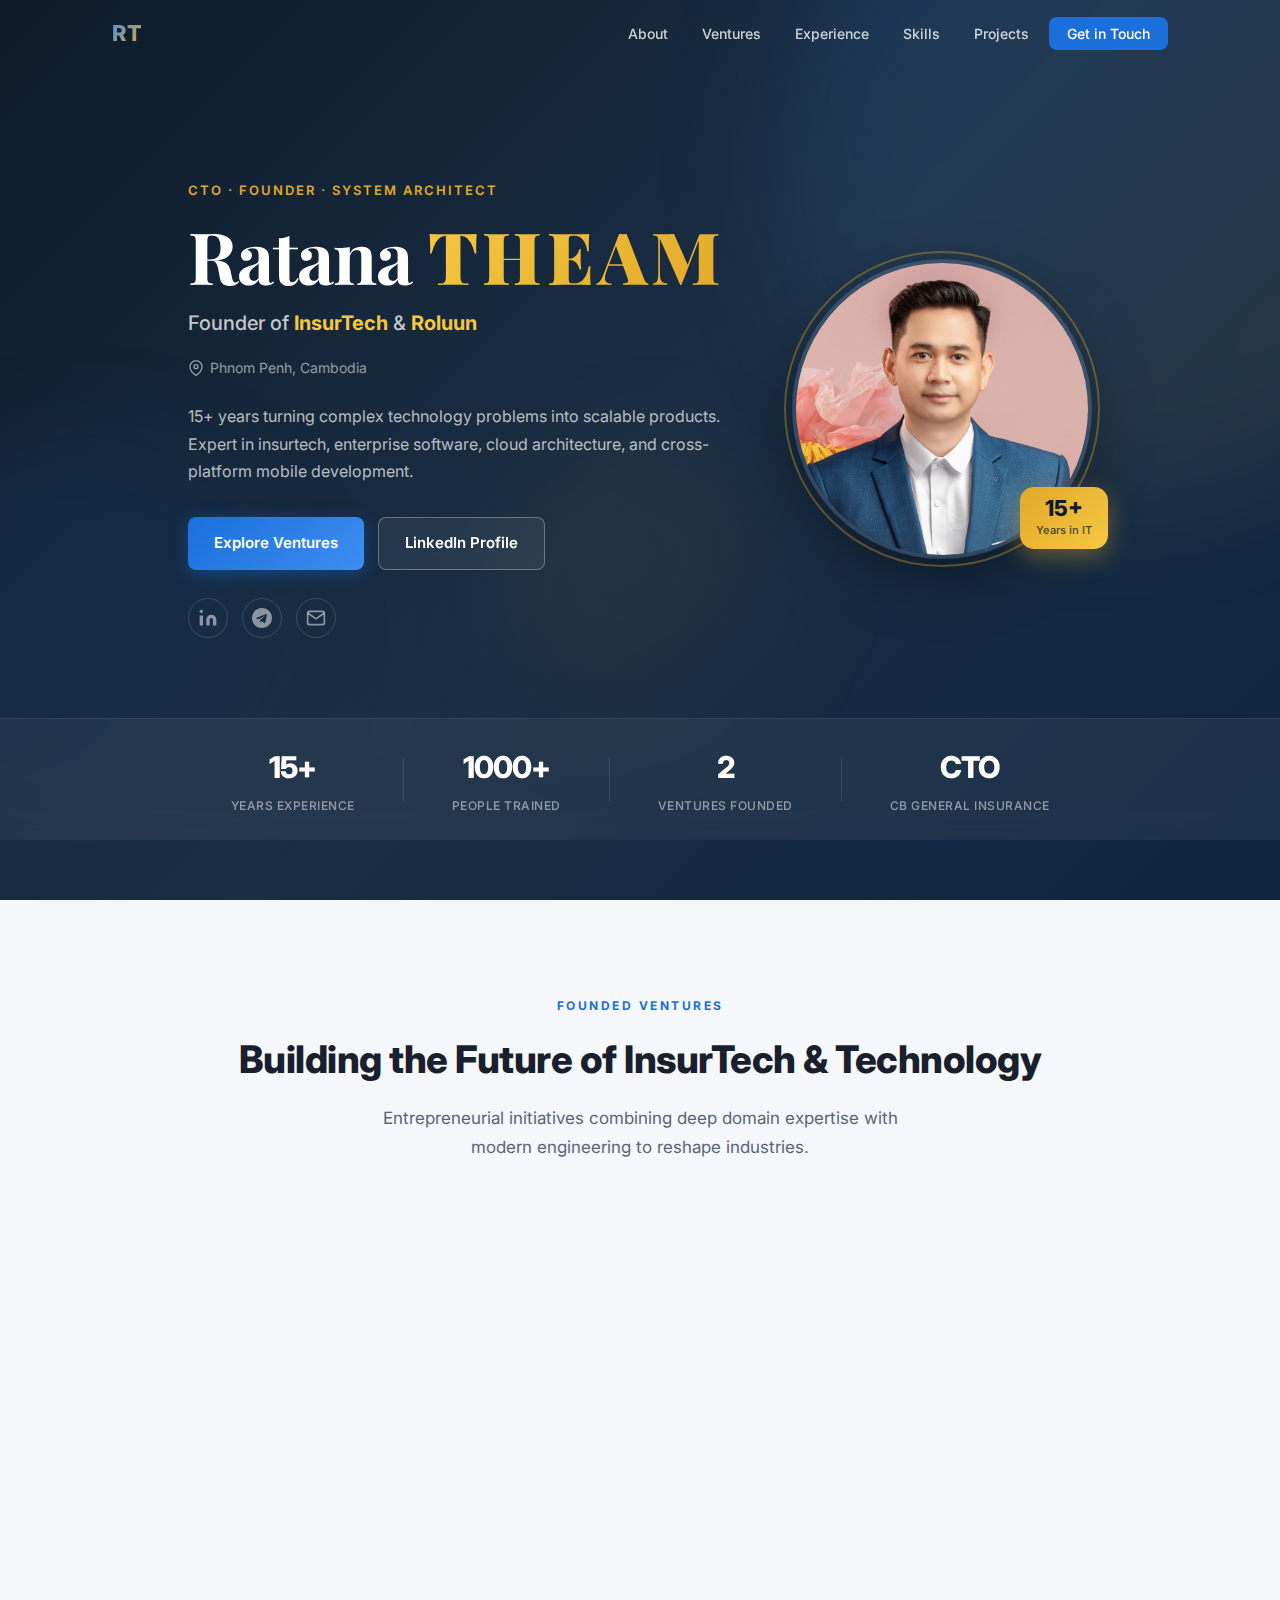
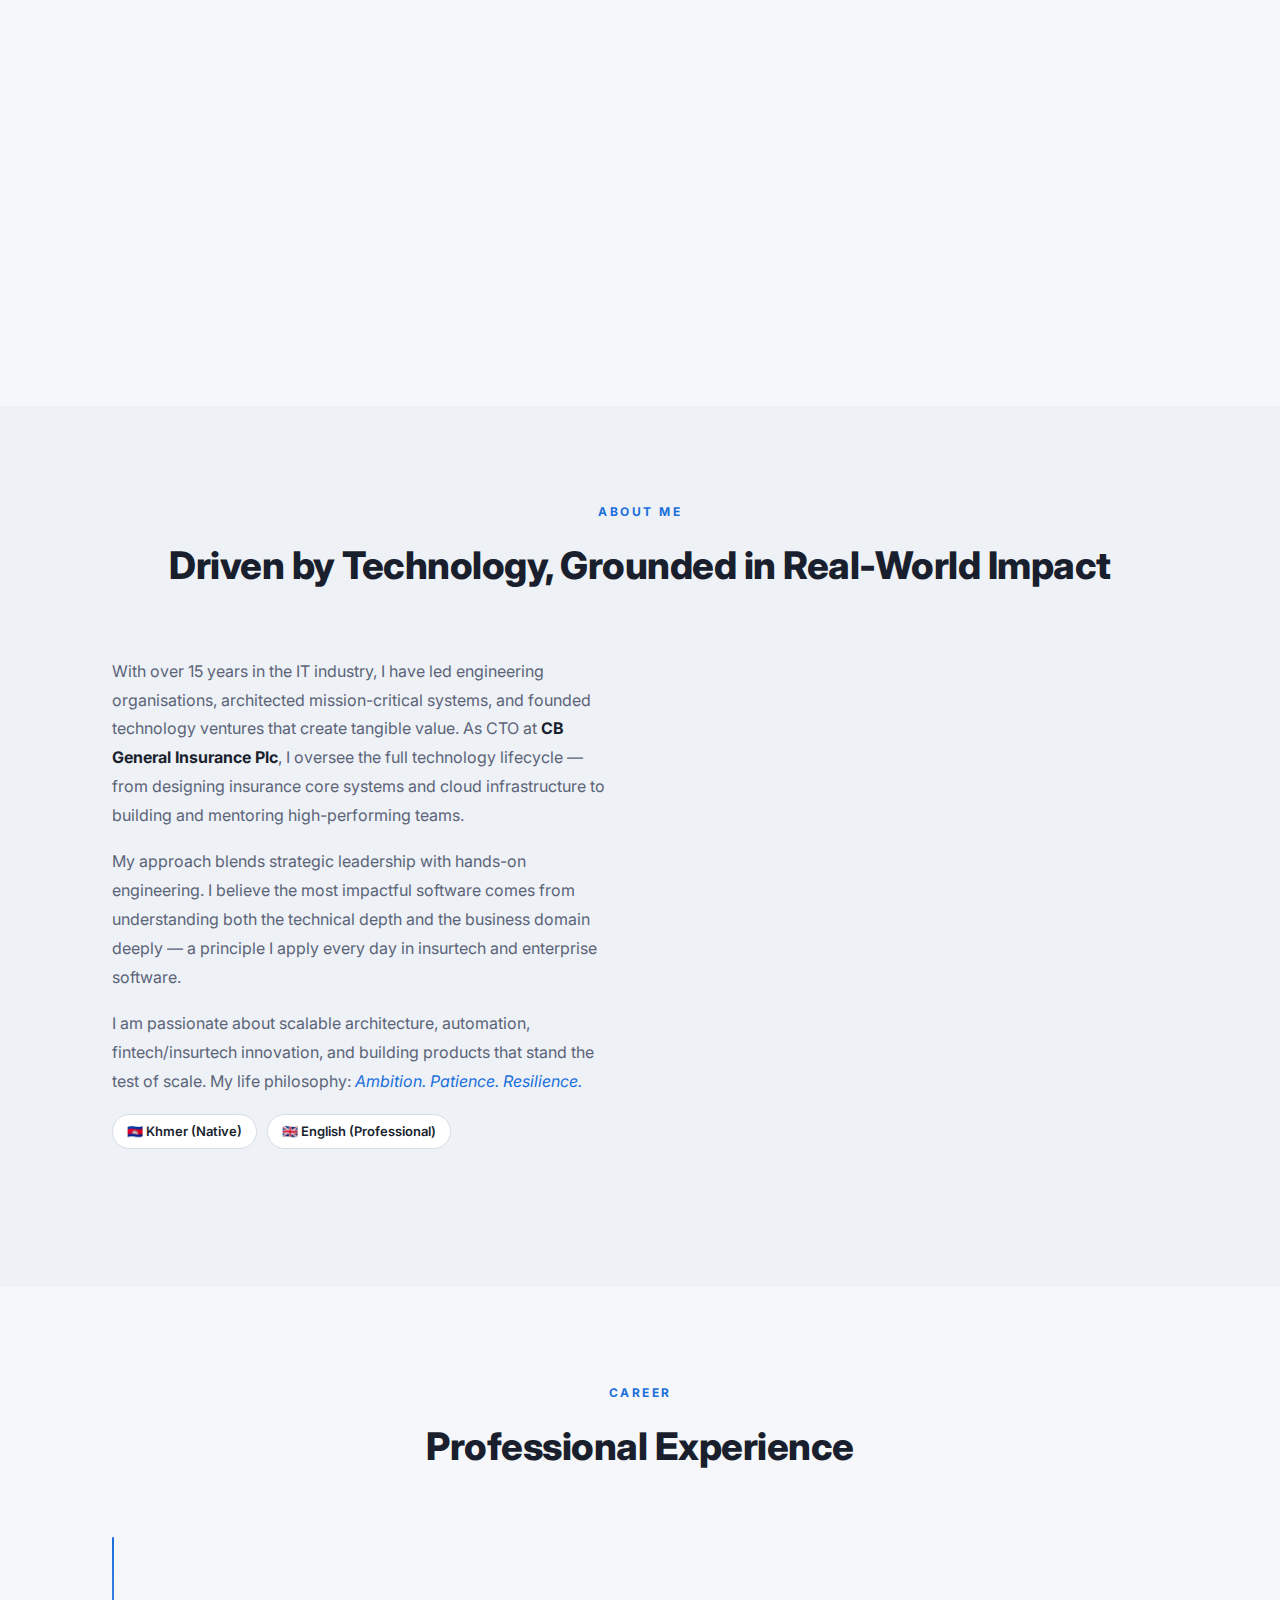
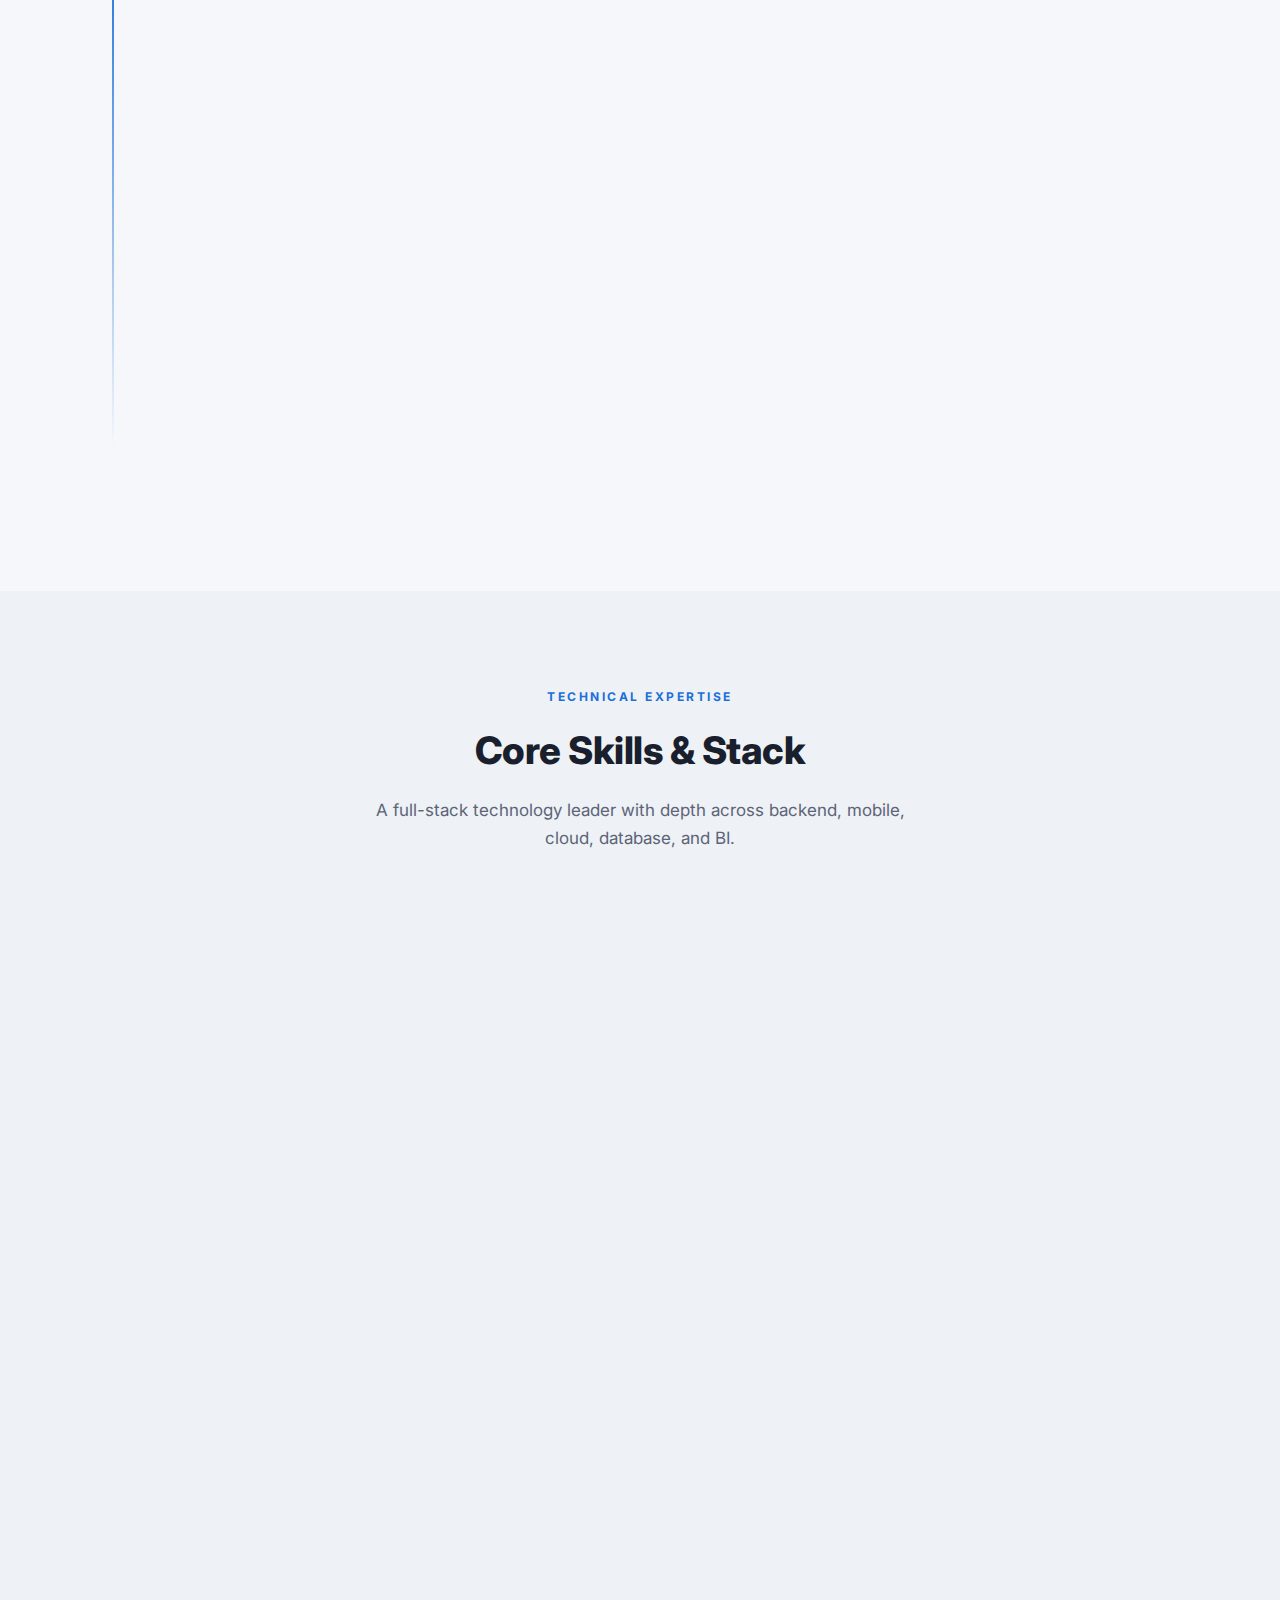
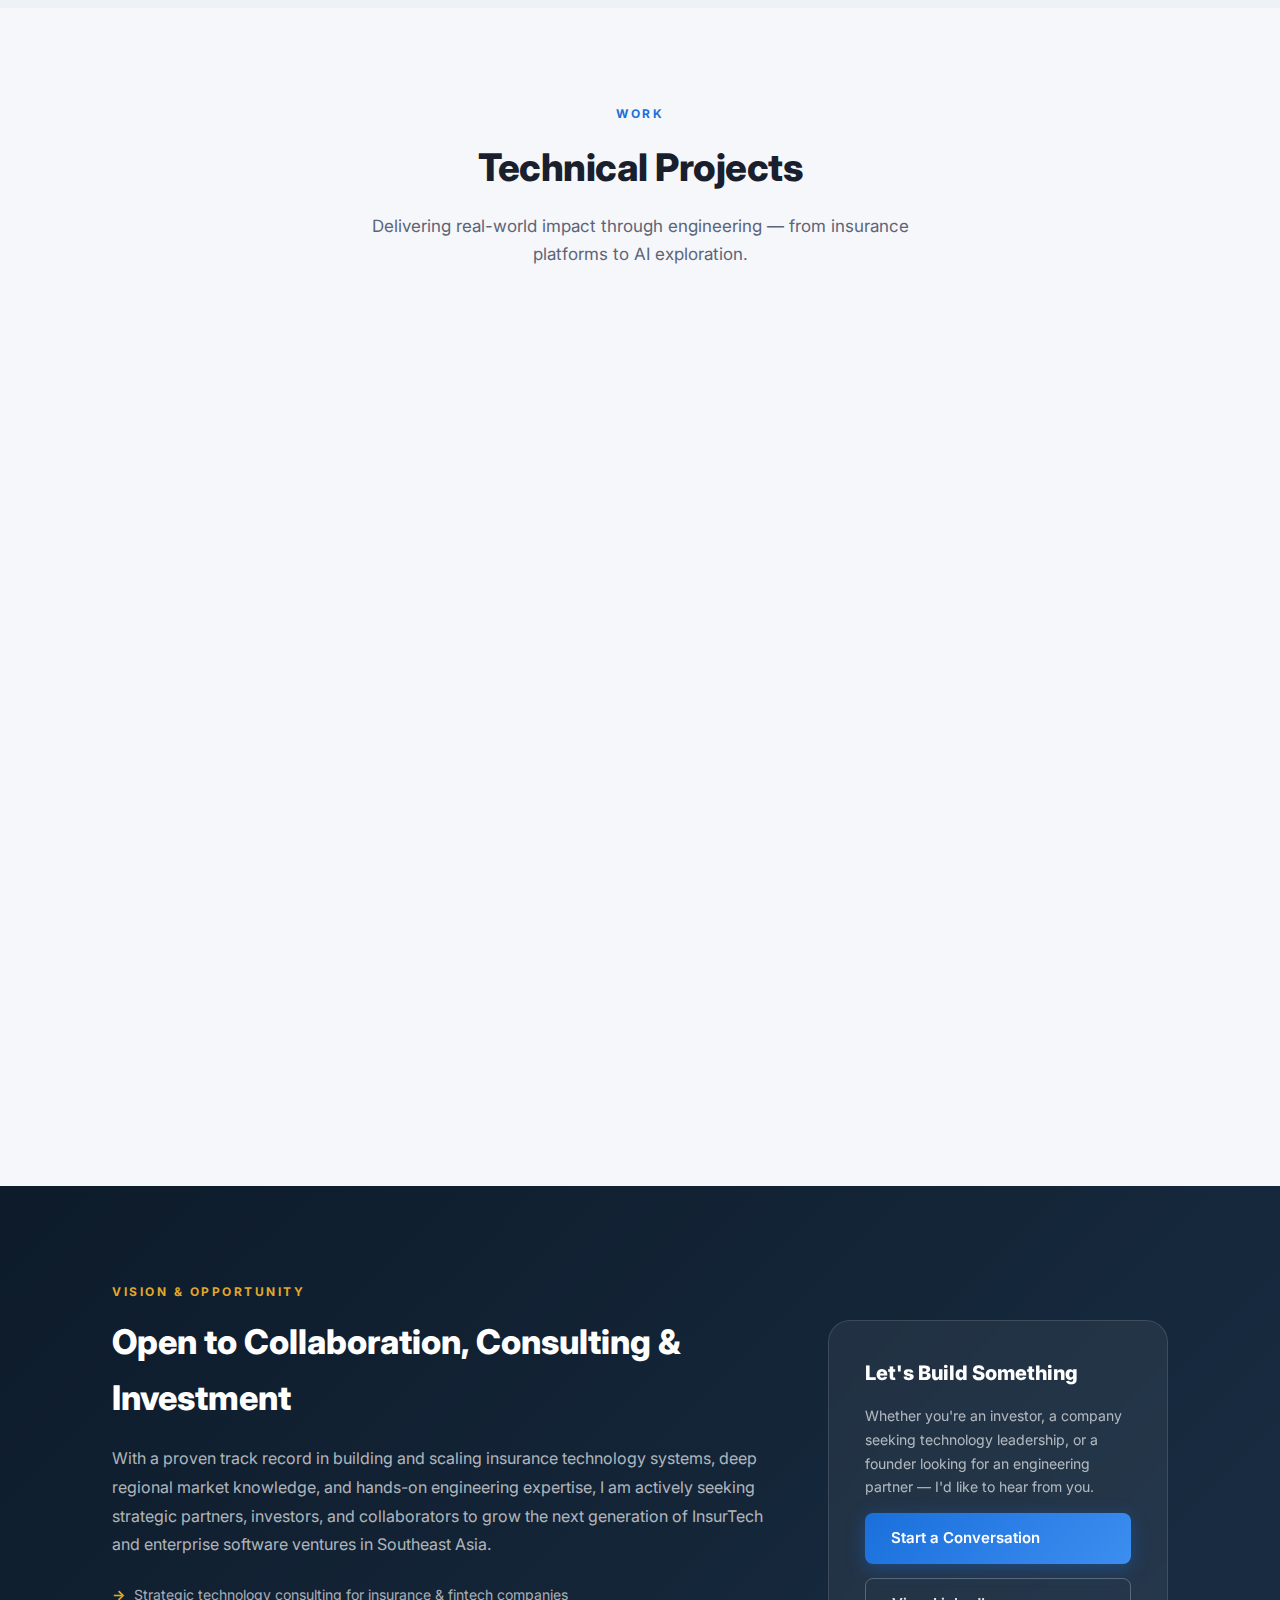
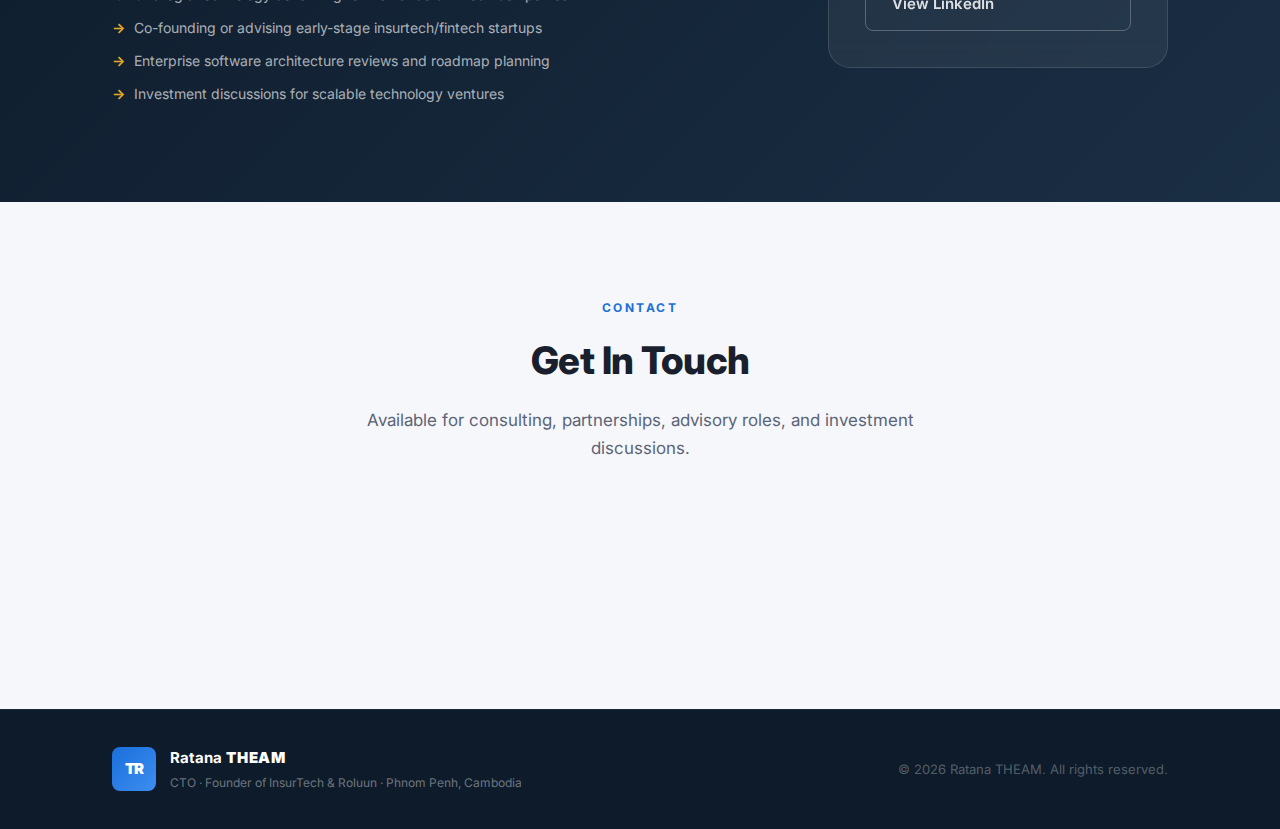
<file: index.html>
<!doctype html>
<html lang="en">
<head>
  <meta charset="utf-8" />
  <meta name="viewport" content="width=device-width,initial-scale=1" />
  <title>Ratana THEAM — CTO · Founder · System Architect</title>
  <meta name="description" content="Ratana THEAM – CTO, Founder of InsurTech and Roluun, Software Engineer and System Architect based in Phnom Penh, Cambodia." />
  <link rel="preconnect" href="https://fonts.googleapis.com" />
  <link rel="preconnect" href="https://fonts.gstatic.com" crossorigin />
  <link href="https://fonts.googleapis.com/css2?family=Inter:wght@300;400;500;600;700;800&family=Playfair+Display:wght@700&display=swap" rel="stylesheet">
  <link rel="stylesheet" href="styles.css">
</head>
<body>

  <!-- NAV -->
  <nav class="navbar" id="navbar">
    <div class="nav-inner">
      <a href="#hero" class="nav-brand">RT</a>
      <ul class="nav-links">
        <li><a href="#about">About</a></li>
        <li><a href="#ventures">Ventures</a></li>
        <li><a href="#experience">Experience</a></li>
        <li><a href="#skills">Skills</a></li>
        <li><a href="#projects">Projects</a></li>
        <li><a href="#contact" class="nav-cta">Get in Touch</a></li>
      </ul>
      <button class="menu-toggle" aria-label="Toggle menu" onclick="document.body.classList.toggle('nav-open')">
        <span></span><span></span><span></span>
      </button>
    </div>
  </nav>

  <!-- HERO -->
  <section class="hero" id="hero">
    <div class="hero-bg-shapes">
      <div class="shape shape-1"></div>
      <div class="shape shape-2"></div>
      <div class="shape shape-3"></div>
    </div>
    <div class="hero-inner container">
      <div class="hero-text">
        <p class="hero-eyebrow">CTO · Founder · System Architect</p>
        <h1 class="hero-name">Ratana <span class="name-family">THEAM</span></h1>
        <p class="hero-tagline">Founder of <span class="highlight">InsurTech</span> &amp; <span class="highlight">Roluun</span></p>
        <p class="hero-location">
          <svg width="16" height="16" viewBox="0 0 24 24" fill="none" stroke="currentColor" stroke-width="2"><path d="M21 10c0 7-9 13-9 13s-9-6-9-13a9 9 0 0118 0z"/><circle cx="12" cy="10" r="3"/></svg>
          Phnom Penh, Cambodia
        </p>
        <p class="hero-summary">15+ years turning complex technology problems into scalable products. Expert in insurtech, enterprise software, cloud architecture, and cross-platform mobile development.</p>
        <div class="hero-actions">
          <a href="#ventures" class="btn btn-primary">Explore Ventures</a>
          <a href="https://www.linkedin.com/in/theamratana/" target="_blank" rel="noopener" class="btn btn-outline">LinkedIn Profile</a>
        </div>
        <div class="hero-socials">
          <a href="https://www.linkedin.com/in/theamratana/" target="_blank" rel="noopener" aria-label="LinkedIn">
            <svg width="20" height="20" viewBox="0 0 24 24" fill="currentColor"><path d="M16 8a6 6 0 016 6v7h-4v-7a2 2 0 00-2-2 2 2 0 00-2 2v7h-4v-7a6 6 0 016-6zM2 9h4v12H2z"/><circle cx="4" cy="4" r="2"/></svg>
          </a>
          <a href="https://t.me/theamratana" target="_blank" rel="noopener" aria-label="Telegram">
            <svg width="20" height="20" viewBox="0 0 24 24" fill="currentColor"><path d="M12 0C5.373 0 0 5.373 0 12s5.373 12 12 12 12-5.373 12-12S18.627 0 12 0zm5.894 8.221-1.97 9.28c-.145.658-.537.818-1.084.508l-3-2.21-1.447 1.394c-.16.16-.295.295-.605.295l.213-3.053 5.56-5.023c.242-.213-.054-.333-.373-.12l-6.871 4.326-2.962-.924c-.643-.204-.657-.643.136-.953l11.57-4.461c.537-.194 1.006.131.833.941z"/></svg>
          </a>
          <a href="mailto:theam.ratana@gmail.com" aria-label="Email">
            <svg width="20" height="20" viewBox="0 0 24 24" fill="none" stroke="currentColor" stroke-width="2"><path d="M4 4h16c1.1 0 2 .9 2 2v12c0 1.1-.9 2-2 2H4c-1.1 0-2-.9-2-2V6c0-1.1.9-2 2-2z"/><polyline points="22,6 12,13 2,6"/></svg>
          </a>
        </div>
      </div>
      <div class="hero-image-wrap">
        <div class="hero-image-ring"></div>
        <img
          class="hero-avatar"
          src="./ratana.jpg"
          alt="Ratana THEAM"
          onerror="this.src='https://ui-avatars.com/api/?name=Ratana+Theam&size=400&background=1e3a5f&color=fff&bold=true&length=2'"
        />
        <div class="hero-badge">
          <span class="badge-value">15+</span>
          <span class="badge-label">Years in IT</span>
        </div>
      </div>
    </div>
    <!-- STATS BAR -->
    <div class="stats-bar">
      <div class="container stats-inner">
        <div class="stat">
          <span class="stat-value">15+</span>
          <span class="stat-label">Years Experience</span>
        </div>
        <div class="stat-divider"></div>
        <div class="stat">
          <span class="stat-value">1000+</span>
          <span class="stat-label">People Trained</span>
        </div>
        <div class="stat-divider"></div>
        <div class="stat">
          <span class="stat-value">2</span>
          <span class="stat-label">Ventures Founded</span>
        </div>
        <div class="stat-divider"></div>
        <div class="stat">
          <span class="stat-value">CTO</span>
          <span class="stat-label">CB General Insurance</span>
        </div>
      </div>
    </div>
  </section>

  <!-- VENTURES -->
  <section class="section" id="ventures">
    <div class="container">
      <div class="section-header">
        <p class="section-eyebrow">Founded Ventures</p>
        <h2 class="section-title">Building the Future of InsurTech &amp; Technology</h2>
        <p class="section-subtitle">Entrepreneurial initiatives combining deep domain expertise with modern engineering to reshape industries.</p>
      </div>
      <div class="ventures-grid">
        <div class="venture-card venture-card--primary">
          <div class="venture-logo-row">
            <div class="venture-icon">
              <svg width="32" height="32" viewBox="0 0 24 24" fill="none" stroke="currentColor" stroke-width="1.5"><path d="M12 22s8-4 8-10V5l-8-3-8 3v7c0 6 8 10 8 10z"/></svg>
            </div>
            <span class="venture-tag">InsurTech</span>
          </div>
          <h3 class="venture-name">InsurTech Cambodia</h3>
          <p class="venture-desc">Pioneering digital insurance solutions for the Cambodian market. Building end-to-end insurance platforms, core system APIs, claims automation, and mobile-first insurance services — bridging traditional insurance with modern technology.</p>
          <ul class="venture-highlights">
            <li>End-to-end insurance core system APIs &amp; integrations</li>
            <li>Automated claims &amp; benefit processing engine</li>
            <li>Mobile insurance app — iOS &amp; Android &amp; Huawei</li>
            <li>Intelligent rating engine for premium calculations</li>
            <li>B2B portal: Business Partners, Healthcare &amp; Panel Garages</li>
            <li>Real-time payment gateway integration</li>
            <li>BI dashboards &amp; strategic premium analytics</li>
          </ul>
          <span class="venture-status active">● Active &amp; Growing</span>
        </div>
        <div class="venture-card venture-card--secondary">
          <div class="venture-logo-row">
            <div class="venture-icon">
              <svg width="32" height="32" viewBox="0 0 24 24" fill="none" stroke="currentColor" stroke-width="1.5"><circle cx="12" cy="12" r="10"/><line x1="2" y1="12" x2="22" y2="12"/><path d="M12 2a15.3 15.3 0 014 10 15.3 15.3 0 01-4 10 15.3 15.3 0 01-4-10 15.3 15.3 0 014-10z"/></svg>
            </div>
            <span class="venture-tag">SaaS Platform</span>
          </div>
          <h3 class="venture-name">Roluun</h3>
          <p class="venture-desc">A cloud-native Delivery &amp; POS Management Platform engineered to power the next generation of logistics and e-commerce operations across Southeast Asia. With a production-ready multi-tenant SaaS architecture, real-time delivery tracking, and full order lifecycle management, Roluun provides a scalable API foundation that businesses can embed, white-label, or build upon — from single-store POS to enterprise logistics networks.</p>
          <ul class="venture-highlights">
            <li>Multi-tenant SaaS: isolated data, shared infrastructure</li>
            <li>Real-time delivery tracking &amp; full order lifecycle (Walk-in, Pickup, Delivery)</li>
            <li>Flexible payments: Cash, Pre-paid, Partial &amp; multi-currency</li>
            <li>B2B logistics: zone-based pricing &amp; delivery company integration</li>
            <li>Java 21 / Spring Boot 3 / PostgreSQL / Redis / Docker</li>
          </ul>
          <span class="venture-status active">● Active &amp; Expanding</span>
        </div>
      </div>
    </div>
  </section>

  <!-- ABOUT -->
  <section class="section section--tinted" id="about">
    <div class="container">
      <div class="section-header">
        <p class="section-eyebrow">About Me</p>
        <h2 class="section-title">Driven by Technology, Grounded in Real-World Impact</h2>
      </div>
      <div class="about-grid">
        <div class="about-text">
          <p>With over 15 years in the IT industry, I have led engineering organisations, architected mission-critical systems, and founded technology ventures that create tangible value. As CTO at <strong>CB General Insurance Plc</strong>, I oversee the full technology lifecycle — from designing insurance core systems and cloud infrastructure to building and mentoring high-performing teams.</p>
          <p>My approach blends strategic leadership with hands-on engineering. I believe the most impactful software comes from understanding both the technical depth and the business domain deeply — a principle I apply every day in insurtech and enterprise software.</p>
          <p>I am passionate about scalable architecture, automation, fintech/insurtech innovation, and building products that stand the test of scale. My life philosophy: <em>Ambition. Patience. Resilience.</em></p>
          <div class="about-langs">
            <span class="lang-chip">🇰🇭 Khmer (Native)</span>
            <span class="lang-chip">🇬🇧 English (Professional)</span>
          </div>
        </div>
        <div class="about-values">
          <div class="value-item">
            <div class="value-icon">🏗️</div>
            <div>
              <h4>Architect First</h4>
              <p>Every system is only as good as the architecture beneath it. I design for scale, resilience, and maintainability.</p>
            </div>
          </div>
          <div class="value-item">
            <div class="value-icon">🚀</div>
            <div>
              <h4>Execution Focused</h4>
              <p>Ideas are worthless without delivery. I bridge strategy and execution, driving projects from concept to production.</p>
            </div>
          </div>
          <div class="value-item">
            <div class="value-icon">🌏</div>
            <div>
              <h4>Regional Impact</h4>
              <p>Building technology solutions tailored for the Southeast Asian market, with focus on Cambodia and the region.</p>
            </div>
          </div>
          <div class="value-item">
            <div class="value-icon">🤝</div>
            <div>
              <h4>People Developer</h4>
              <p>Trained 1000+ professionals. Strong leadership is as important as strong code.</p>
            </div>
          </div>
        </div>
      </div>
    </div>
  </section>

  <!-- EXPERIENCE -->
  <section class="section" id="experience">
    <div class="container">
      <div class="section-header">
        <p class="section-eyebrow">Career</p>
        <h2 class="section-title">Professional Experience</h2>
      </div>
      <div class="timeline">
        <div class="timeline-item timeline-item--current">
          <div class="timeline-dot"></div>
          <div class="timeline-content">
            <div class="timeline-header">
              <div>
                <h3 class="timeline-role">Chief Technology Officer</h3>
                <p class="timeline-company">CB General Insurance Plc</p>
              </div>
              <span class="timeline-badge">Current</span>
            </div>
            <p class="timeline-desc">Leading end-to-end IT strategy and engineering for one of Cambodia's general insurance companies — from core system design to cloud operations and team leadership.</p>
            <div class="timeline-detail-grid">
              <div>
                <h4>Responsibilities</h4>
                <ul>
                  <li>Lead IT strategy, development &amp; technical teams</li>
                  <li>Design and maintain core insurance systems, APIs and integrations</li>
                  <li>Build claims, benefit, and policy management modules</li>
                  <li>Implement DB automation, triggers &amp; BI reporting</li>
                  <li>Manage cloud infrastructure and deployment pipelines</li>
                  <li>Ensure security, stability, and scalability across all systems</li>
                </ul>
              </div>
              <div>
                <h4>Key Achievements</h4>
                <ul>
                  <li>Developed core insurance control systems &amp; APIs</li>
                  <li>Automated claims &amp; benefit updates — reducing manual effort significantly</li>
                  <li>Built BI reports for claims vs premium analysis</li>
                  <li>Deployed Flutter mobile apps with insurance API integration</li>
                  <li>Led multiple large-scale IT transformation projects</li>
                  <li>Trained 1000+ professionals across the organisation</li>
                </ul>
              </div>
            </div>
            <div class="tech-tags">
              <span>Java / Spring Boot</span><span>Flutter</span><span>Oracle SQL</span><span>GCP</span><span>Docker</span><span>SSRS</span><span>REST APIs</span>
            </div>
          </div>
        </div>
      </div>
    </div>
  </section>

  <!-- SKILLS -->
  <section class="section section--tinted" id="skills">
    <div class="container">
      <div class="section-header">
        <p class="section-eyebrow">Technical Expertise</p>
        <h2 class="section-title">Core Skills &amp; Stack</h2>
        <p class="section-subtitle">A full-stack technology leader with depth across backend, mobile, cloud, database, and BI.</p>
      </div>
      <div class="skills-grid">
        <div class="skill-card">
          <div class="skill-icon">
            <svg width="28" height="28" viewBox="0 0 24 24" fill="none" stroke="currentColor" stroke-width="1.5"><polyline points="16 18 22 12 16 6"/><polyline points="8 6 2 12 8 18"/></svg>
          </div>
          <h3>Backend Development</h3>
          <ul>
            <li>Java &amp; Spring Boot</li>
            <li>ASP.NET MVC / C#</li>
            <li>Node.js</li>
            <li>REST API design, versioning &amp; security</li>
            <li>Microservices architecture</li>
          </ul>
        </div>
        <div class="skill-card">
          <div class="skill-icon">
            <svg width="28" height="28" viewBox="0 0 24 24" fill="none" stroke="currentColor" stroke-width="1.5"><rect x="5" y="2" width="14" height="20" rx="2" ry="2"/><line x1="12" y1="18" x2="12.01" y2="18"/></svg>
          </div>
          <h3>Mobile Development</h3>
          <ul>
            <li>Flutter (iOS &amp; Android)</li>
            <li>Fastlane — App Store &amp; TestFlight</li>
            <li>API integration &amp; authentication</li>
            <li>CocoaPods, NVM, Xcode</li>
          </ul>
        </div>
        <div class="skill-card">
          <div class="skill-icon">
            <svg width="28" height="28" viewBox="0 0 24 24" fill="none" stroke="currentColor" stroke-width="1.5"><ellipse cx="12" cy="5" rx="9" ry="3"/><path d="M21 12c0 1.66-4 3-9 3s-9-1.34-9-3"/><path d="M3 5v14c0 1.66 4 3 9 3s9-1.34 9-3V5"/></svg>
          </div>
          <h3>Database &amp; BI</h3>
          <ul>
            <li>MySQL &amp; Oracle SQL</li>
            <li>Stored procedures &amp; triggers</li>
            <li>SSRS reporting &amp; data automation</li>
            <li>Claims vs premium analytics</li>
          </ul>
        </div>
        <div class="skill-card">
          <div class="skill-icon">
            <svg width="28" height="28" viewBox="0 0 24 24" fill="none" stroke="currentColor" stroke-width="1.5"><path d="M3 9l9-7 9 7v11a2 2 0 01-2 2H5a2 2 0 01-2-2z"/><polyline points="9 22 9 12 15 12 15 22"/></svg>
          </div>
          <h3>DevOps &amp; Cloud</h3>
          <ul>
            <li>Google Cloud Platform (GCP)</li>
            <li>Linux — Ubuntu &amp; CentOS</li>
            <li>Docker &amp; container orchestration</li>
            <li>Shell scripting &amp; SSH</li>
          </ul>
        </div>
        <div class="skill-card">
          <div class="skill-icon">
            <svg width="28" height="28" viewBox="0 0 24 24" fill="none" stroke="currentColor" stroke-width="1.5"><rect x="2" y="3" width="20" height="14" rx="2" ry="2"/><line x1="8" y1="21" x2="16" y2="21"/><line x1="12" y1="17" x2="12" y2="21"/></svg>
          </div>
          <h3>Frontend</h3>
          <ul>
            <li>Vue.js</li>
            <li>HTML5 / CSS3 / JavaScript</li>
            <li>Responsive &amp; mobile-first design</li>
            <li>WordPress administration</li>
          </ul>
        </div>
        <div class="skill-card">
          <div class="skill-icon">
            <svg width="28" height="28" viewBox="0 0 24 24" fill="none" stroke="currentColor" stroke-width="1.5"><circle cx="12" cy="12" r="3"/><path d="M19.07 4.93a10 10 0 010 14.14M4.93 4.93a10 10 0 000 14.14"/></svg>
          </div>
          <h3>Leadership &amp; Strategy</h3>
          <ul>
            <li>IT strategy &amp; roadmap planning</li>
            <li>Team building &amp; mentoring</li>
            <li>Enterprise software architecture</li>
            <li>InsurTech &amp; Fintech domain expertise</li>
          </ul>
        </div>
      </div>
    </div>
  </section>

  <!-- PROJECTS -->
  <section class="section" id="projects">
    <div class="container">
      <div class="section-header">
        <p class="section-eyebrow">Work</p>
        <h2 class="section-title">Technical Projects</h2>
        <p class="section-subtitle">Delivering real-world impact through engineering — from insurance platforms to AI exploration.</p>
      </div>
      <div class="projects-grid">
        <div class="project-card">
          <div class="project-num">01</div>
          <h3>Insurance Core System Platform</h3>
          <p>Designed and built the end-to-end core insurance control system — policy management, claims processing, benefit administration, and premium calculation — with full API layer for third-party integrations.</p>
          <div class="tech-tags"><span>Java</span><span>Spring Boot</span><span>Oracle SQL</span><span>REST API</span></div>
        </div>
        <div class="project-card">
          <div class="project-num">02</div>
          <h3>Claims &amp; Benefit Automation</h3>
          <p>Automated critical insurance workflow operations including claims updates, benefit recalculations, and tier changes using stored procedures, triggers, and scheduled DB jobs — eliminating manual processing.</p>
          <div class="tech-tags"><span>Oracle SQL</span><span>PL/SQL</span><span>Triggers</span><span>Automation</span></div>
        </div>
        <div class="project-card">
          <div class="project-num">03</div>
          <h3>Mobile Insurance App</h3>
          <p>Built a cross-platform mobile insurance application with policy lookup, claims submission, and benefit tracking. Deployed to both App Store and Google Play via Fastlane automated CI/CD pipelines.</p>
          <div class="tech-tags"><span>Flutter</span><span>Fastlane</span><span>API Auth</span><span>iOS / Android</span></div>
        </div>
        <div class="project-card">
          <div class="project-num">04</div>
          <h3>BI &amp; Analytics Dashboards</h3>
          <p>Developed comprehensive business intelligence reporting for insurance operations — claims vs premium analysis, loss ratio tracking, and management dashboards to support executive decision-making.</p>
          <div class="tech-tags"><span>SSRS</span><span>SQL</span><span>BI Reporting</span><span>Data Analytics</span></div>
        </div>
        <div class="project-card">
          <div class="project-num">05</div>
          <h3>GCP Cloud Infrastructure</h3>
          <p>Architected and managed production cloud infrastructure on Google Cloud Platform — including containerised services, SSH-secured servers, and deployment pipelines for insurance backend services.</p>
          <div class="tech-tags"><span>GCP</span><span>Docker</span><span>Linux</span><span>Shell Scripting</span></div>
        </div>
        <div class="project-card">
          <div class="project-num">06</div>
          <h3>AI, OCR &amp; Local LLM Research</h3>
          <p>Exploring artificial intelligence applications for insurtech — including OCR for document processing and local LLM models for intelligent automation of insurance policy and claims document workflows.</p>
          <div class="tech-tags"><span>AI</span><span>OCR</span><span>LLM</span><span>Research</span></div>
        </div>
      </div>
    </div>
  </section>

  <!-- VISION / INVESTOR CTA -->
  <section class="section section--dark" id="vision">
    <div class="container">
      <div class="vision-inner">
        <div class="vision-text">
          <p class="section-eyebrow section-eyebrow--light">Vision &amp; Opportunity</p>
          <h2 class="vision-title">Open to Collaboration, Consulting &amp; Investment</h2>
          <p class="vision-body">With a proven track record in building and scaling insurance technology systems, deep regional market knowledge, and hands-on engineering expertise, I am actively seeking strategic partners, investors, and collaborators to grow the next generation of InsurTech and enterprise software ventures in Southeast Asia.</p>
          <ul class="vision-list">
            <li>Strategic technology consulting for insurance &amp; fintech companies</li>
            <li>Co-founding or advising early-stage insurtech/fintech startups</li>
            <li>Enterprise software architecture reviews and roadmap planning</li>
            <li>Investment discussions for scalable technology ventures</li>
          </ul>
        </div>
        <div class="vision-cta-box">
          <h3>Let's Build Something</h3>
          <p>Whether you're an investor, a company seeking technology leadership, or a founder looking for an engineering partner — I'd like to hear from you.</p>
          <a href="#contact" class="btn btn-primary">Start a Conversation</a>
          <a href="https://www.linkedin.com/in/theamratana/" target="_blank" rel="noopener" class="btn btn-ghost">View LinkedIn</a>
        </div>
      </div>
    </div>
  </section>

  <!-- CONTACT -->
  <section class="section" id="contact">
    <div class="container">
      <div class="section-header">
        <p class="section-eyebrow">Contact</p>
        <h2 class="section-title">Get In Touch</h2>
        <p class="section-subtitle">Available for consulting, partnerships, advisory roles, and investment discussions.</p>
      </div>
      <div class="contact-grid contact-grid--3">
        <a href="https://www.linkedin.com/in/theamratana/" target="_blank" rel="noopener" class="contact-card">
          <div class="contact-icon">
            <svg width="24" height="24" viewBox="0 0 24 24" fill="currentColor"><path d="M16 8a6 6 0 016 6v7h-4v-7a2 2 0 00-2-2 2 2 0 00-2 2v7h-4v-7a6 6 0 016-6zM2 9h4v12H2z"/><circle cx="4" cy="4" r="2"/></svg>
          </div>
          <div>
            <h4>LinkedIn</h4>
            <p>linkedin.com/in/theamratana</p>
          </div>
          <span class="contact-arrow">→</span>
        </a>
        <a href="https://t.me/theamratana" target="_blank" rel="noopener" class="contact-card">
          <div class="contact-icon">
            <svg width="24" height="24" viewBox="0 0 24 24" fill="currentColor"><path d="M12 0C5.373 0 0 5.373 0 12s5.373 12 12 12 12-5.373 12-12S18.627 0 12 0zm5.894 8.221-1.97 9.28c-.145.658-.537.818-1.084.508l-3-2.21-1.447 1.394c-.16.16-.295.295-.605.295l.213-3.053 5.56-5.023c.242-.213-.054-.333-.373-.12l-6.871 4.326-2.962-.924c-.643-.204-.657-.643.136-.953l11.57-4.461c.537-.194 1.006.131.833.941z"/></svg>
          </div>
          <div>
            <h4>Telegram</h4>
            <p>@theamratana</p>
          </div>
          <span class="contact-arrow">→</span>
        </a>
        <a href="mailto:theam.ratana@gmail.com" class="contact-card">
          <div class="contact-icon">
            <svg width="24" height="24" viewBox="0 0 24 24" fill="none" stroke="currentColor" stroke-width="2"><path d="M4 4h16c1.1 0 2 .9 2 2v12c0 1.1-.9 2-2 2H4c-1.1 0-2-.9-2-2V6c0-1.1.9-2 2-2z"/><polyline points="22,6 12,13 2,6"/></svg>
          </div>
          <div>
            <h4>Email</h4>
            <p>theam.ratana@gmail.com</p>
          </div>
          <span class="contact-arrow">→</span>
        </a>
      </div>
    </div>
  </section>

  <!-- FOOTER -->
  <footer class="footer">
    <div class="container footer-inner">
      <div class="footer-brand">
        <span class="footer-logo">TR</span>
        <div>
          <p class="footer-name">Ratana <span style="font-weight:900;letter-spacing:.05em;">THEAM</span></p>
          <p class="footer-sub">CTO · Founder of InsurTech &amp; Roluun · Phnom Penh, Cambodia</p>
        </div>
      </div>
      <p class="footer-copy">© 2026 Ratana THEAM. All rights reserved.</p>
    </div>
  </footer>

  <script>
    // Sticky navbar shadow on scroll
    window.addEventListener('scroll', () => {
      document.getElementById('navbar').classList.toggle('navbar--scrolled', window.scrollY > 40);
    });
    // Smooth scroll anchors
    document.querySelectorAll('a[href^="#"]').forEach(a => {
      a.addEventListener('click', e => {
        const target = document.querySelector(a.getAttribute('href'));
        if (target) {
          e.preventDefault();
          target.scrollIntoView({ behavior: 'smooth' });
          document.body.classList.remove('nav-open');
        }
      });
    });
    // Fade-in on scroll
    const io = new IntersectionObserver((entries) => {
      entries.forEach(en => {
        if (en.isIntersecting) { en.target.classList.add('visible'); io.unobserve(en.target); }
      });
    }, { threshold: 0.08 });
    document.querySelectorAll('.skill-card, .project-card, .venture-card, .timeline-item, .contact-card, .value-item, .stat').forEach(el => {
      el.classList.add('fade-in');
      io.observe(el);
    });
  </script>
</body>
</html>
</file>
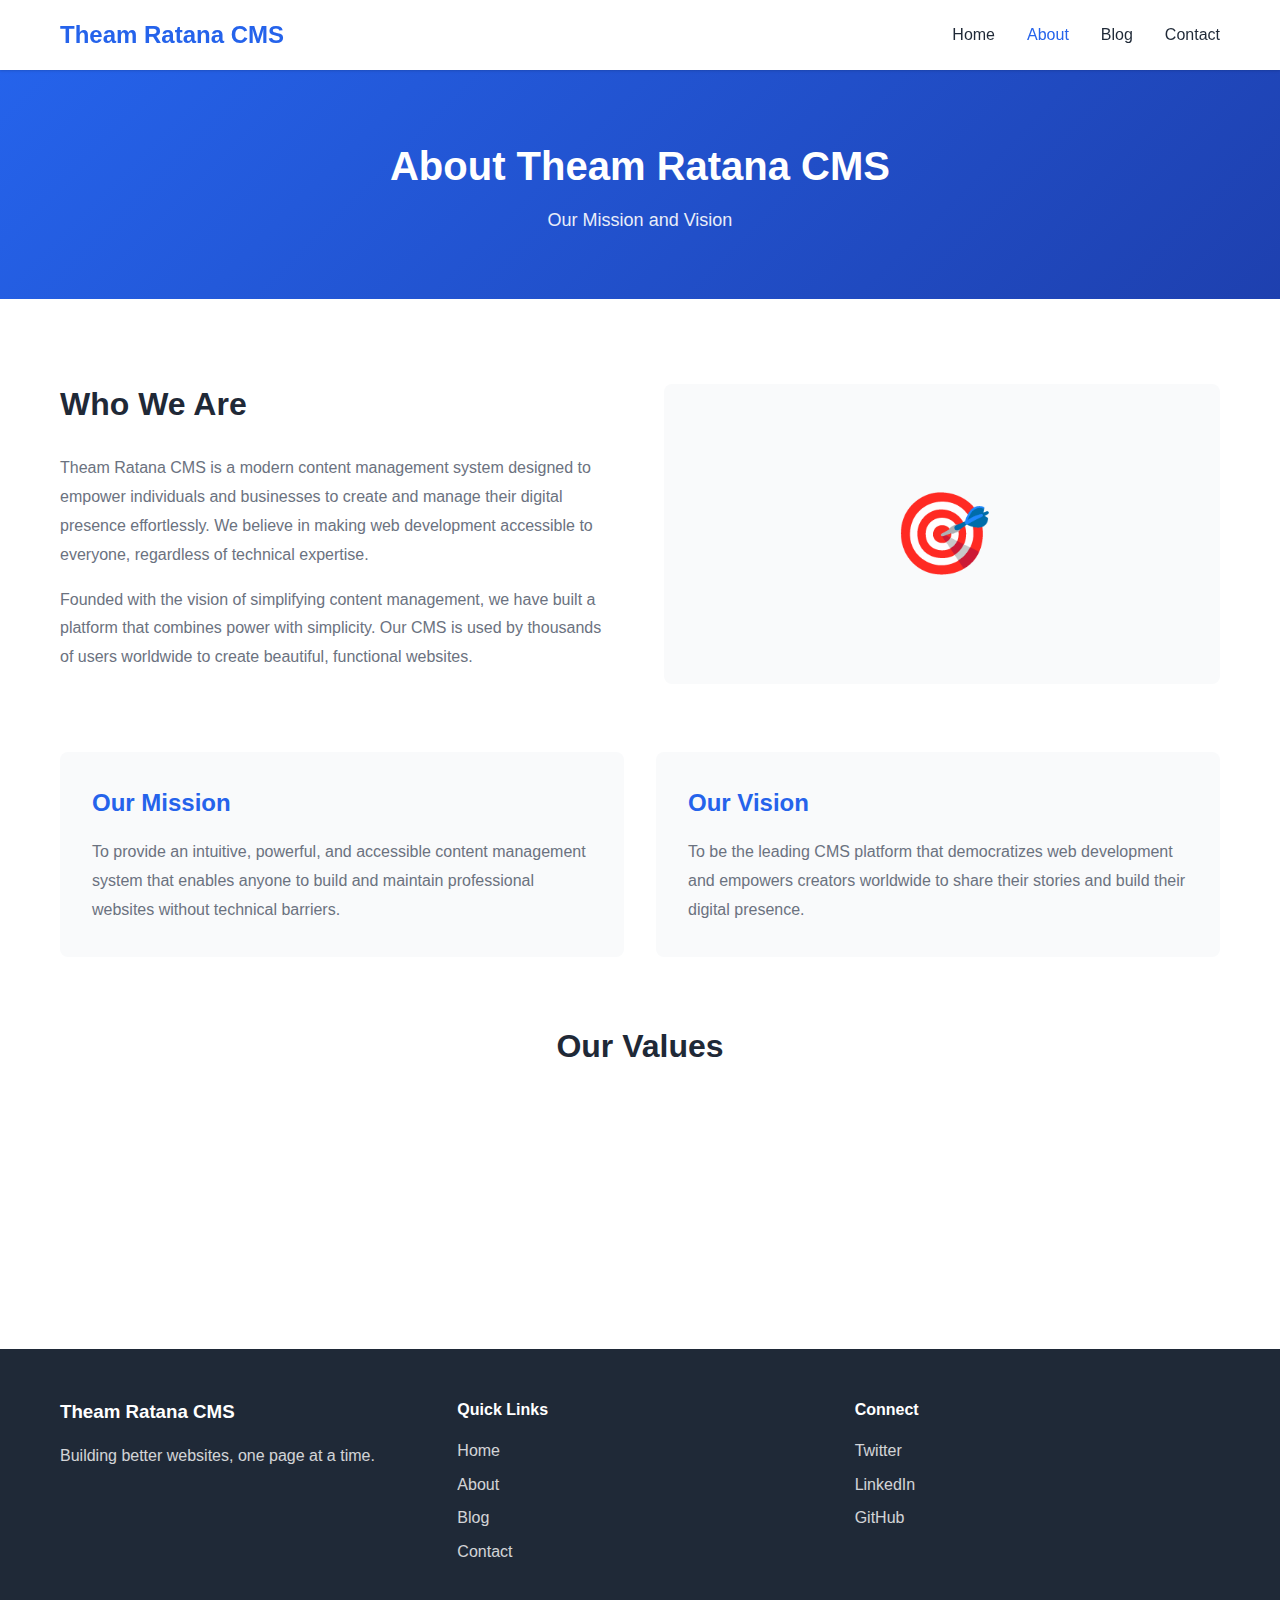
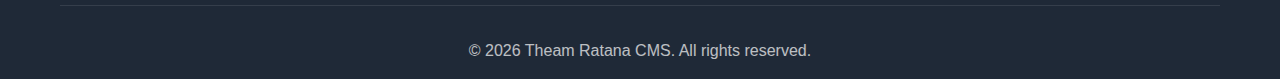
<file: about.html>
<!DOCTYPE html>
<html lang="en">
<head>
    <meta charset="UTF-8">
    <meta name="viewport" content="width=device-width, initial-scale=1.0">
    <meta name="description" content="Learn more about Theam Ratana CMS and our mission">
    <title>About - Theam Ratana CMS</title>
    <link rel="stylesheet" href="css/style.css">
</head>
<body>
    <!-- Navigation -->
    <nav class="navbar">
        <div class="container">
            <div class="nav-brand">
                <h2>Theam Ratana CMS</h2>
            </div>
            <ul class="nav-menu">
                <li><a href="index.html">Home</a></li>
                <li><a href="about.html" class="active">About</a></li>
                <li><a href="blog.html">Blog</a></li>
                <li><a href="contact.html">Contact</a></li>
            </ul>
            <div class="hamburger">
                <span></span>
                <span></span>
                <span></span>
            </div>
        </div>
    </nav>

    <!-- Page Header -->
    <section class="page-header">
        <div class="container">
            <h1>About Theam Ratana CMS</h1>
            <p>Our Mission and Vision</p>
        </div>
    </section>

    <!-- About Content -->
    <section class="about-content">
        <div class="container">
            <div class="about-grid">
                <div class="about-text">
                    <h2>Who We Are</h2>
                    <p>Theam Ratana CMS is a modern content management system designed to empower individuals and businesses to create and manage their digital presence effortlessly. We believe in making web development accessible to everyone, regardless of technical expertise.</p>
                    <p>Founded with the vision of simplifying content management, we have built a platform that combines power with simplicity. Our CMS is used by thousands of users worldwide to create beautiful, functional websites.</p>
                </div>
                <div class="about-image">
                    <div class="placeholder-image">
                        <span>🎯</span>
                    </div>
                </div>
            </div>

            <div class="mission-vision">
                <div class="mission">
                    <h3>Our Mission</h3>
                    <p>To provide an intuitive, powerful, and accessible content management system that enables anyone to build and maintain professional websites without technical barriers.</p>
                </div>
                <div class="vision">
                    <h3>Our Vision</h3>
                    <p>To be the leading CMS platform that democratizes web development and empowers creators worldwide to share their stories and build their digital presence.</p>
                </div>
            </div>

            <div class="values">
                <h2>Our Values</h2>
                <div class="values-grid">
                    <div class="value-item">
                        <h4>🎯 User-Focused</h4>
                        <p>We prioritize user experience in every decision we make.</p>
                    </div>
                    <div class="value-item">
                        <h4>💡 Innovation</h4>
                        <p>We continuously improve and adapt to changing needs.</p>
                    </div>
                    <div class="value-item">
                        <h4>🤝 Integrity</h4>
                        <p>We build trust through transparency and honest practices.</p>
                    </div>
                    <div class="value-item">
                        <h4>🌟 Excellence</h4>
                        <p>We strive for quality in everything we deliver.</p>
                    </div>
                </div>
            </div>
        </div>
    </section>

    <!-- Footer -->
    <footer class="footer">
        <div class="container">
            <div class="footer-content">
                <div class="footer-section">
                    <h3>Theam Ratana CMS</h3>
                    <p>Building better websites, one page at a time.</p>
                </div>
                <div class="footer-section">
                    <h4>Quick Links</h4>
                    <ul>
                        <li><a href="index.html">Home</a></li>
                        <li><a href="about.html">About</a></li>
                        <li><a href="blog.html">Blog</a></li>
                        <li><a href="contact.html">Contact</a></li>
                    </ul>
                </div>
                <div class="footer-section">
                    <h4>Connect</h4>
                    <ul>
                        <li><a href="#">Twitter</a></li>
                        <li><a href="#">LinkedIn</a></li>
                        <li><a href="#">GitHub</a></li>
                    </ul>
                </div>
            </div>
            <div class="footer-bottom">
                <p>&copy; 2026 Theam Ratana CMS. All rights reserved.</p>
            </div>
        </div>
    </footer>

    <script src="js/main.js"></script>
</body>
</html>
</file>
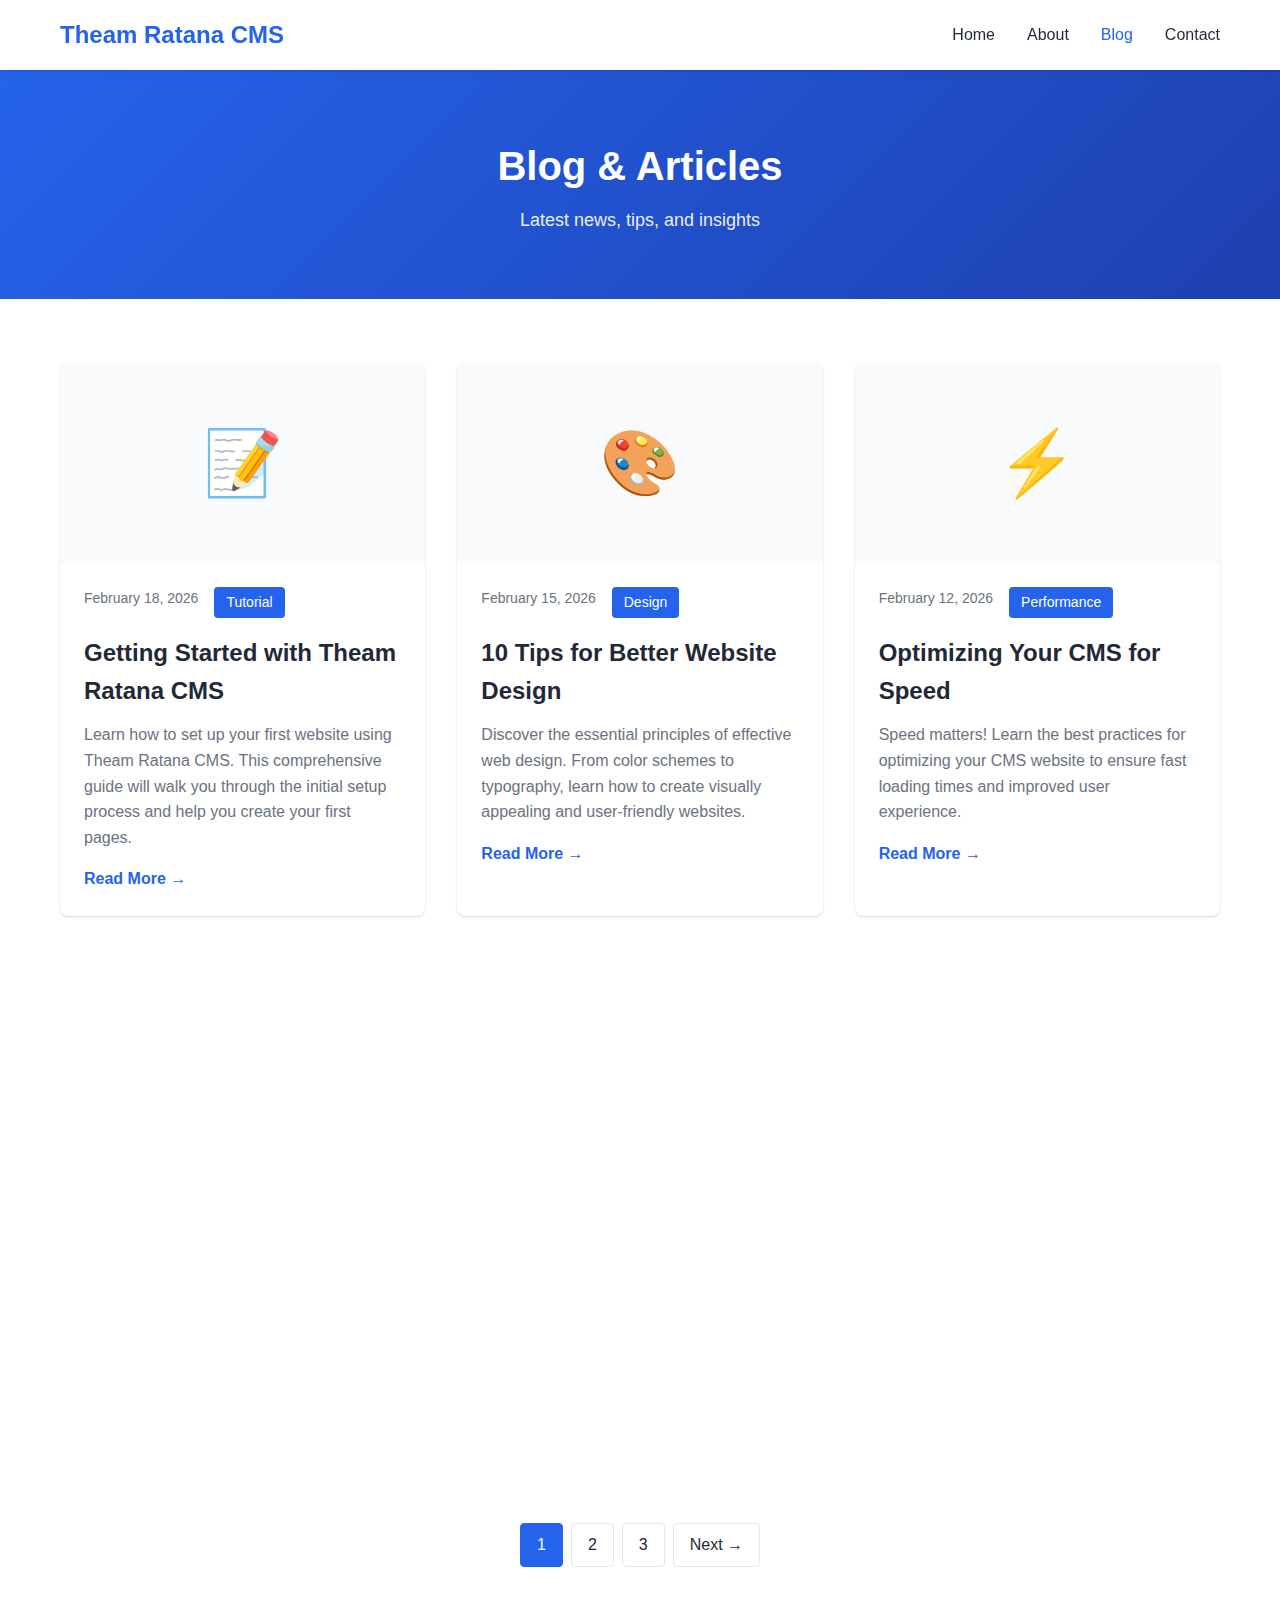
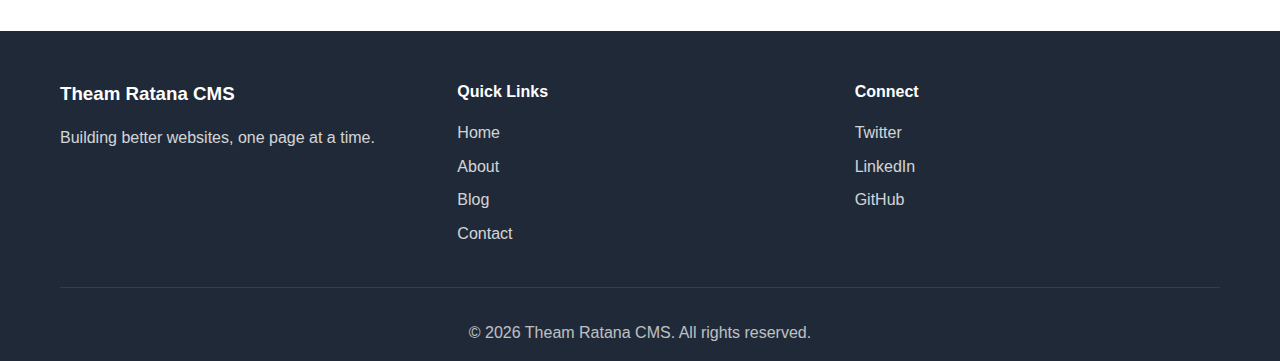
<file: blog.html>
<!DOCTYPE html>
<html lang="en">
<head>
    <meta charset="UTF-8">
    <meta name="viewport" content="width=device-width, initial-scale=1.0">
    <meta name="description" content="Read the latest articles and updates from Theam Ratana CMS">
    <title>Blog - Theam Ratana CMS</title>
    <link rel="stylesheet" href="css/style.css">
</head>
<body>
    <!-- Navigation -->
    <nav class="navbar">
        <div class="container">
            <div class="nav-brand">
                <h2>Theam Ratana CMS</h2>
            </div>
            <ul class="nav-menu">
                <li><a href="index.html">Home</a></li>
                <li><a href="about.html">About</a></li>
                <li><a href="blog.html" class="active">Blog</a></li>
                <li><a href="contact.html">Contact</a></li>
            </ul>
            <div class="hamburger">
                <span></span>
                <span></span>
                <span></span>
            </div>
        </div>
    </nav>

    <!-- Page Header -->
    <section class="page-header">
        <div class="container">
            <h1>Blog & Articles</h1>
            <p>Latest news, tips, and insights</p>
        </div>
    </section>

    <!-- Blog Posts -->
    <section class="blog-section">
        <div class="container">
            <div class="blog-grid">
                <article class="blog-card">
                    <div class="blog-image">
                        <div class="placeholder-image">
                            <span>📝</span>
                        </div>
                    </div>
                    <div class="blog-content">
                        <div class="blog-meta">
                            <span class="blog-date">February 18, 2026</span>
                            <span class="blog-category">Tutorial</span>
                        </div>
                        <h2>Getting Started with Theam Ratana CMS</h2>
                        <p>Learn how to set up your first website using Theam Ratana CMS. This comprehensive guide will walk you through the initial setup process and help you create your first pages.</p>
                        <a href="#" class="read-more">Read More →</a>
                    </div>
                </article>

                <article class="blog-card">
                    <div class="blog-image">
                        <div class="placeholder-image">
                            <span>🎨</span>
                        </div>
                    </div>
                    <div class="blog-content">
                        <div class="blog-meta">
                            <span class="blog-date">February 15, 2026</span>
                            <span class="blog-category">Design</span>
                        </div>
                        <h2>10 Tips for Better Website Design</h2>
                        <p>Discover the essential principles of effective web design. From color schemes to typography, learn how to create visually appealing and user-friendly websites.</p>
                        <a href="#" class="read-more">Read More →</a>
                    </div>
                </article>

                <article class="blog-card">
                    <div class="blog-image">
                        <div class="placeholder-image">
                            <span>⚡</span>
                        </div>
                    </div>
                    <div class="blog-content">
                        <div class="blog-meta">
                            <span class="blog-date">February 12, 2026</span>
                            <span class="blog-category">Performance</span>
                        </div>
                        <h2>Optimizing Your CMS for Speed</h2>
                        <p>Speed matters! Learn the best practices for optimizing your CMS website to ensure fast loading times and improved user experience.</p>
                        <a href="#" class="read-more">Read More →</a>
                    </div>
                </article>

                <article class="blog-card">
                    <div class="blog-image">
                        <div class="placeholder-image">
                            <span>🔒</span>
                        </div>
                    </div>
                    <div class="blog-content">
                        <div class="blog-meta">
                            <span class="blog-date">February 10, 2026</span>
                            <span class="blog-category">Security</span>
                        </div>
                        <h2>Security Best Practices for Your Website</h2>
                        <p>Protect your website and your users' data with these essential security measures. Learn about common vulnerabilities and how to prevent them.</p>
                        <a href="#" class="read-more">Read More →</a>
                    </div>
                </article>

                <article class="blog-card">
                    <div class="blog-image">
                        <div class="placeholder-image">
                            <span>📱</span>
                        </div>
                    </div>
                    <div class="blog-content">
                        <div class="blog-meta">
                            <span class="blog-date">February 8, 2026</span>
                            <span class="blog-category">Mobile</span>
                        </div>
                        <h2>Mobile-First Design Approach</h2>
                        <p>With mobile traffic dominating the web, learn why and how to adopt a mobile-first approach to your website design and development.</p>
                        <a href="#" class="read-more">Read More →</a>
                    </div>
                </article>

                <article class="blog-card">
                    <div class="blog-image">
                        <div class="placeholder-image">
                            <span>🚀</span>
                        </div>
                    </div>
                    <div class="blog-content">
                        <div class="blog-meta">
                            <span class="blog-date">February 5, 2026</span>
                            <span class="blog-category">SEO</span>
                        </div>
                        <h2>SEO Essentials for CMS Websites</h2>
                        <p>Boost your website's visibility in search engines with these fundamental SEO techniques. From meta tags to content optimization, we cover it all.</p>
                        <a href="#" class="read-more">Read More →</a>
                    </div>
                </article>
            </div>

            <!-- Pagination -->
            <div class="pagination">
                <a href="#" class="page-link active">1</a>
                <a href="#" class="page-link">2</a>
                <a href="#" class="page-link">3</a>
                <a href="#" class="page-link">Next →</a>
            </div>
        </div>
    </section>

    <!-- Footer -->
    <footer class="footer">
        <div class="container">
            <div class="footer-content">
                <div class="footer-section">
                    <h3>Theam Ratana CMS</h3>
                    <p>Building better websites, one page at a time.</p>
                </div>
                <div class="footer-section">
                    <h4>Quick Links</h4>
                    <ul>
                        <li><a href="index.html">Home</a></li>
                        <li><a href="about.html">About</a></li>
                        <li><a href="blog.html">Blog</a></li>
                        <li><a href="contact.html">Contact</a></li>
                    </ul>
                </div>
                <div class="footer-section">
                    <h4>Connect</h4>
                    <ul>
                        <li><a href="#">Twitter</a></li>
                        <li><a href="#">LinkedIn</a></li>
                        <li><a href="#">GitHub</a></li>
                    </ul>
                </div>
            </div>
            <div class="footer-bottom">
                <p>&copy; 2026 Theam Ratana CMS. All rights reserved.</p>
            </div>
        </div>
    </footer>

    <script src="js/main.js"></script>
</body>
</html>
</file>
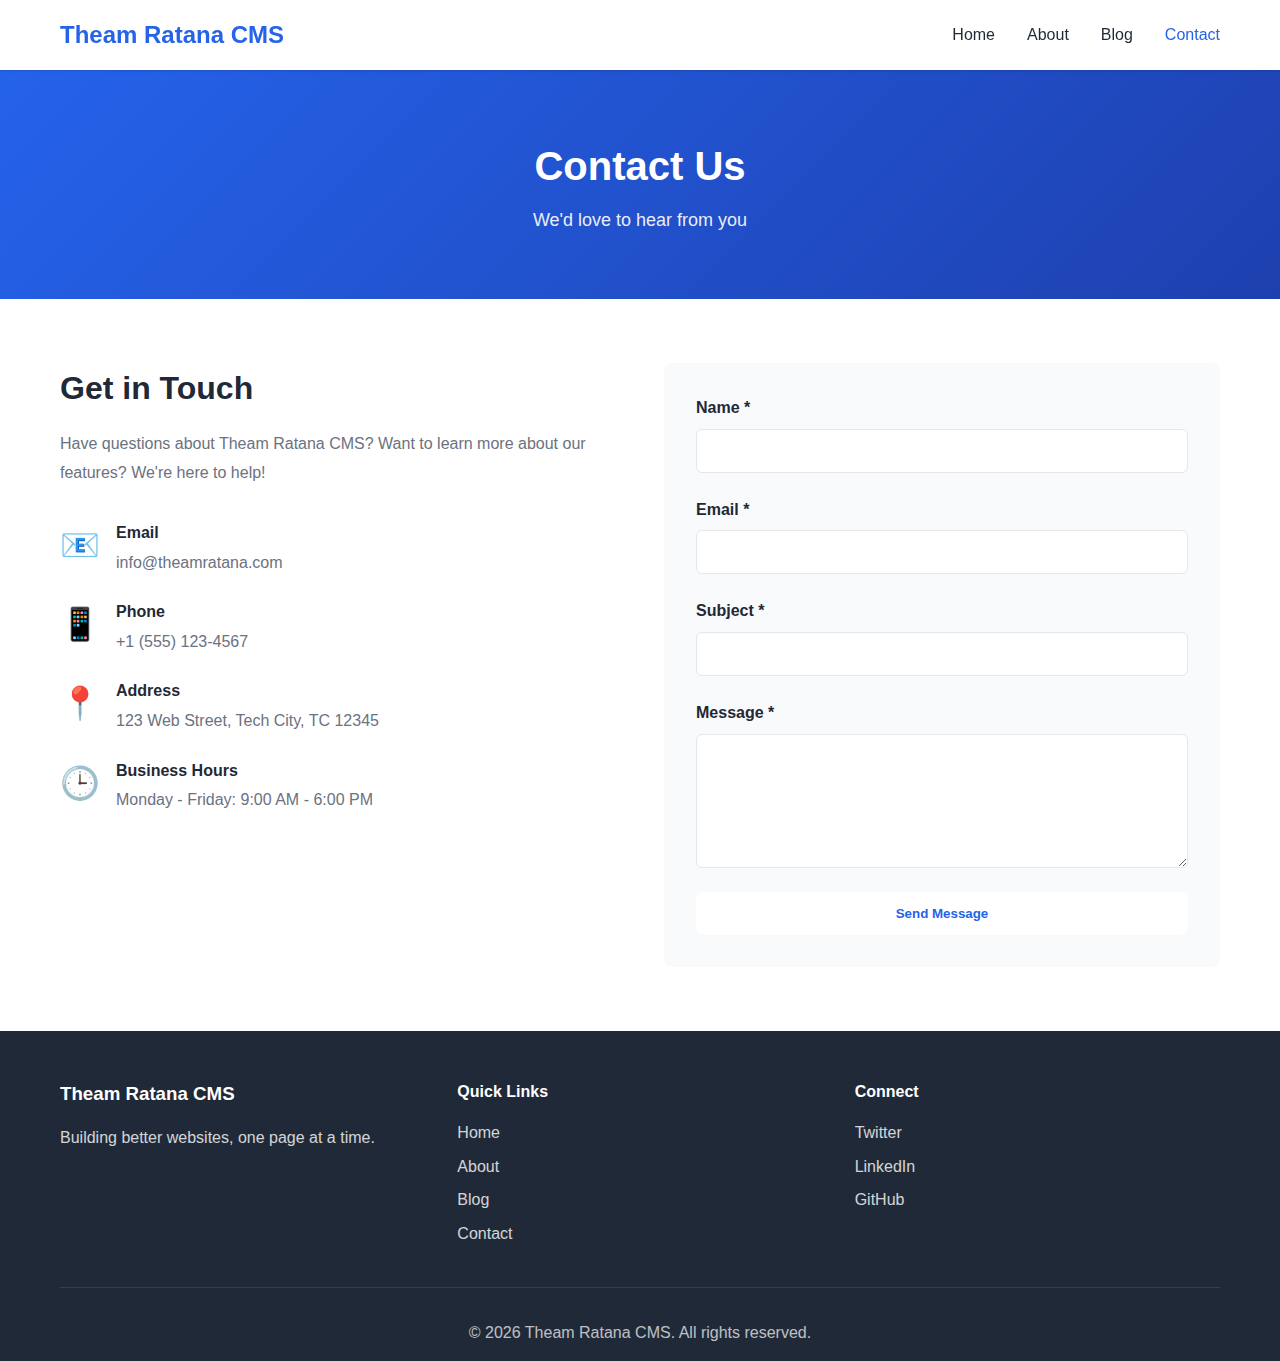
<file: contact.html>
<!DOCTYPE html>
<html lang="en">
<head>
    <meta charset="UTF-8">
    <meta name="viewport" content="width=device-width, initial-scale=1.0">
    <meta name="description" content="Get in touch with the Theam Ratana CMS team">
    <title>Contact - Theam Ratana CMS</title>
    <link rel="stylesheet" href="css/style.css">
</head>
<body>
    <!-- Navigation -->
    <nav class="navbar">
        <div class="container">
            <div class="nav-brand">
                <h2>Theam Ratana CMS</h2>
            </div>
            <ul class="nav-menu">
                <li><a href="index.html">Home</a></li>
                <li><a href="about.html">About</a></li>
                <li><a href="blog.html">Blog</a></li>
                <li><a href="contact.html" class="active">Contact</a></li>
            </ul>
            <div class="hamburger">
                <span></span>
                <span></span>
                <span></span>
            </div>
        </div>
    </nav>

    <!-- Page Header -->
    <section class="page-header">
        <div class="container">
            <h1>Contact Us</h1>
            <p>We'd love to hear from you</p>
        </div>
    </section>

    <!-- Contact Section -->
    <section class="contact-section">
        <div class="container">
            <div class="contact-grid">
                <div class="contact-info">
                    <h2>Get in Touch</h2>
                    <p>Have questions about Theam Ratana CMS? Want to learn more about our features? We're here to help!</p>
                    
                    <div class="contact-details">
                        <div class="contact-item">
                            <div class="contact-icon">📧</div>
                            <div>
                                <h4>Email</h4>
                                <p>info@theamratana.com</p>
                            </div>
                        </div>
                        <div class="contact-item">
                            <div class="contact-icon">📱</div>
                            <div>
                                <h4>Phone</h4>
                                <p>+1 (555) 123-4567</p>
                            </div>
                        </div>
                        <div class="contact-item">
                            <div class="contact-icon">📍</div>
                            <div>
                                <h4>Address</h4>
                                <p>123 Web Street, Tech City, TC 12345</p>
                            </div>
                        </div>
                        <div class="contact-item">
                            <div class="contact-icon">🕒</div>
                            <div>
                                <h4>Business Hours</h4>
                                <p>Monday - Friday: 9:00 AM - 6:00 PM</p>
                            </div>
                        </div>
                    </div>
                </div>

                <div class="contact-form-wrapper">
                    <form id="contactForm" class="contact-form">
                        <div class="form-group">
                            <label for="name">Name *</label>
                            <input type="text" id="name" name="name" required>
                        </div>
                        <div class="form-group">
                            <label for="email">Email *</label>
                            <input type="email" id="email" name="email" required>
                        </div>
                        <div class="form-group">
                            <label for="subject">Subject *</label>
                            <input type="text" id="subject" name="subject" required>
                        </div>
                        <div class="form-group">
                            <label for="message">Message *</label>
                            <textarea id="message" name="message" rows="6" required></textarea>
                        </div>
                        <button type="submit" class="btn btn-primary">Send Message</button>
                    </form>
                    <div id="formMessage" class="form-message"></div>
                </div>
            </div>
        </div>
    </section>

    <!-- Footer -->
    <footer class="footer">
        <div class="container">
            <div class="footer-content">
                <div class="footer-section">
                    <h3>Theam Ratana CMS</h3>
                    <p>Building better websites, one page at a time.</p>
                </div>
                <div class="footer-section">
                    <h4>Quick Links</h4>
                    <ul>
                        <li><a href="index.html">Home</a></li>
                        <li><a href="about.html">About</a></li>
                        <li><a href="blog.html">Blog</a></li>
                        <li><a href="contact.html">Contact</a></li>
                    </ul>
                </div>
                <div class="footer-section">
                    <h4>Connect</h4>
                    <ul>
                        <li><a href="#">Twitter</a></li>
                        <li><a href="#">LinkedIn</a></li>
                        <li><a href="#">GitHub</a></li>
                    </ul>
                </div>
            </div>
            <div class="footer-bottom">
                <p>&copy; 2026 Theam Ratana CMS. All rights reserved.</p>
            </div>
        </div>
    </footer>

    <script src="js/main.js"></script>
</body>
</html>
</file>
<file: styles.css>
/* =====================================================
   THEAM RATANA — Professional Personal Website
   ===================================================== */

/* ---- TOKENS ---- */
:root {
  --navy:       #0d1b2a;
  --navy-2:     #1a2e44;
  --navy-3:     #243b55;
  --blue:       #1a6fdb;
  --blue-light: #3d8ef0;
  --gold:       #e2a829;
  --gold-light: #f5c842;
  --white:      #ffffff;
  --off-white:  #f5f7fa;
  --gray-100:   #eef1f6;
  --gray-200:   #d6dce8;
  --gray-500:   #7a8499;
  --gray-700:   #3d4557;
  --text:       #1a1f2e;
  --text-muted: #5c6478;
  --card-bg:    #ffffff;
  --maxw:       1120px;
  --radius-sm:  8px;
  --radius:     14px;
  --radius-lg:  22px;
  --shadow-sm:  0 1px 4px rgba(13,27,42,.06);
  --shadow:     0 4px 20px rgba(13,27,42,.10);
  --shadow-lg:  0 12px 48px rgba(13,27,42,.14);
  --trans:      0.28s cubic-bezier(.4,0,.2,1);
}

/* ---- RESET ---- */
*, *::before, *::after { box-sizing: border-box; margin: 0; padding: 0; }
html { scroll-behavior: smooth; }
body {
  font-family: 'Inter', system-ui, -apple-system, sans-serif;
  background: var(--off-white);
  color: var(--text);
  line-height: 1.65;
  -webkit-font-smoothing: antialiased;
}
img { display: block; max-width: 100%; }
a { color: inherit; text-decoration: none; }
ul { list-style: none; }
button { cursor: pointer; border: none; background: none; }

.container { max-width: var(--maxw); margin: 0 auto; padding: 0 32px; }

/* ---- NAVBAR ---- */
.navbar {
  position: fixed; top: 0; left: 0; right: 0; z-index: 100;
  background: rgba(13,27,42,0.0);
  transition: background var(--trans), box-shadow var(--trans), backdrop-filter var(--trans);
}
.navbar--scrolled {
  background: rgba(13,27,42,0.94);
  backdrop-filter: blur(14px);
  box-shadow: 0 2px 20px rgba(0,0,0,.18);
}
.nav-inner {
  max-width: var(--maxw); margin: 0 auto; padding: 0 32px;
  height: 66px; display: flex; align-items: center; justify-content: space-between;
}
.nav-brand {
  font-size: 22px; font-weight: 800; color: var(--white);
  letter-spacing: -.5px;
  background: linear-gradient(135deg, var(--blue-light), var(--gold));
  -webkit-background-clip: text; -webkit-text-fill-color: transparent; background-clip: text;
}
.nav-links { display: flex; gap: 6px; align-items: center; }
.nav-links a {
  color: rgba(255,255,255,.78); font-size: 14px; font-weight: 500;
  padding: 7px 14px; border-radius: 8px;
  transition: color var(--trans), background var(--trans);
}
.nav-links a:hover { color: var(--white); background: rgba(255,255,255,.10); }
.nav-cta {
  background: var(--blue) !important; color: var(--white) !important;
  padding: 8px 18px !important; border-radius: 8px !important;
}
.nav-cta:hover { background: var(--blue-light) !important; }
.menu-toggle {
  display: none; flex-direction: column; gap: 5px; padding: 8px;
}
.menu-toggle span { display: block; width: 24px; height: 2px; background: var(--white); border-radius: 2px; transition: var(--trans); }

/* ---- HERO ---- */
.hero {
  position: relative; overflow: hidden;
  background: linear-gradient(135deg, var(--navy) 0%, var(--navy-2) 50%, #0f2540 100%);
  min-height: 100vh;
  display: flex; flex-direction: column; justify-content: center;
}
.hero-bg-shapes { position: absolute; inset: 0; pointer-events: none; overflow: hidden; }
.shape {
  position: absolute; border-radius: 50%;
  background: linear-gradient(135deg, rgba(26,111,219,.18), rgba(226,168,41,.10));
  filter: blur(60px);
}
.shape-1 { width: 700px; height: 700px; top: -200px; right: -200px; }
.shape-2 { width: 400px; height: 400px; bottom: 50px; left: -100px; background: linear-gradient(135deg, rgba(26,111,219,.12), transparent); }
.shape-3 { width: 300px; height: 300px; top: 50%; left: 40%; background: linear-gradient(135deg, rgba(226,168,41,.08), transparent); }

.hero-inner {
  position: relative; z-index: 2;
  display: grid; grid-template-columns: 1fr auto; align-items: center; gap: 64px;
  padding-top: 120px; padding-bottom: 80px;
}
.hero-eyebrow {
  font-size: 13px; font-weight: 600; letter-spacing: 2px; text-transform: uppercase;
  color: var(--gold); margin-bottom: 16px;
}
.hero-name {
  font-family: 'Playfair Display', Georgia, serif;
  font-size: clamp(42px, 6vw, 72px); font-weight: 700; line-height: 1.08;
  color: var(--white); letter-spacing: -1px; margin-bottom: 12px;
}
.name-family {
  font-weight: 900;
  letter-spacing: 0.06em;
  background: linear-gradient(135deg, var(--gold-light), var(--gold));
  -webkit-background-clip: text; -webkit-text-fill-color: transparent; background-clip: text;
}
.hero-tagline {
  font-size: 20px; font-weight: 500; color: rgba(255,255,255,.75); margin-bottom: 16px;
}
.highlight {
  color: var(--gold-light); font-weight: 700;
}
.hero-location {
  display: flex; align-items: center; gap: 6px;
  color: rgba(255,255,255,.55); font-size: 14px; margin-bottom: 24px;
}
.hero-summary {
  font-size: 16px; line-height: 1.7; color: rgba(255,255,255,.70);
  max-width: 540px; margin-bottom: 32px;
}
.hero-actions { display: flex; gap: 14px; flex-wrap: wrap; margin-bottom: 28px; }

/* ---- BUTTONS ---- */
.btn {
  display: inline-flex; align-items: center; gap: 8px;
  padding: 13px 26px; border-radius: var(--radius-sm); font-size: 15px; font-weight: 600;
  transition: all var(--trans); white-space: nowrap;
}
.btn-primary {
  background: linear-gradient(135deg, var(--blue), var(--blue-light));
  color: var(--white); box-shadow: 0 4px 18px rgba(26,111,219,.40);
}
.btn-primary:hover { transform: translateY(-2px); box-shadow: 0 8px 28px rgba(26,111,219,.55); }
.btn-outline {
  border: 1.5px solid rgba(255,255,255,.3); color: var(--white);
  background: rgba(255,255,255,.06); backdrop-filter: blur(8px);
}
.btn-outline:hover { background: rgba(255,255,255,.13); border-color: rgba(255,255,255,.55); }
.btn-ghost {
  border: 1.5px solid rgba(255,255,255,.25); color: rgba(255,255,255,.85);
  background: transparent;
}
.btn-ghost:hover { background: rgba(255,255,255,.10); }

.hero-socials { display: flex; gap: 14px; }
.hero-socials a {
  color: rgba(255,255,255,.5); width: 40px; height: 40px; border-radius: 50%;
  border: 1px solid rgba(255,255,255,.15); display: flex; align-items: center; justify-content: center;
  transition: all var(--trans);
}
.hero-socials a:hover { color: var(--white); border-color: rgba(255,255,255,.5); background: rgba(255,255,255,.08); }

/* ---- HERO IMAGE ---- */
.hero-image-wrap {
  position: relative; flex-shrink: 0;
  width: 300px; height: 300px;
}
.hero-image-ring {
  position: absolute; inset: -8px; border-radius: 50%;
  border: 2px solid rgba(226,168,41,.35);
  animation: ring-spin 12s linear infinite;
}
.hero-image-ring::before {
  content: ''; position: absolute; inset: 8px; border-radius: 50%;
  border: 1px solid rgba(26,111,219,.25);
}
@keyframes ring-spin { to { transform: rotate(360deg); } }
.hero-avatar {
  width: 100%; height: 100%; border-radius: 50%; object-fit: cover;
  border: 4px solid rgba(255,255,255,.12);
  box-shadow: 0 20px 60px rgba(0,0,0,.35), inset 0 0 0 2px rgba(255,255,255,.06);
}
.hero-badge {
  position: absolute; bottom: 10px; right: -16px;
  background: linear-gradient(135deg, var(--gold), var(--gold-light));
  border-radius: var(--radius); padding: 10px 16px; text-align: center;
  box-shadow: 0 8px 24px rgba(226,168,41,.4);
  min-width: 80px;
}
.badge-value { display: block; font-size: 22px; font-weight: 800; color: var(--navy); line-height: 1; }
.badge-label { display: block; font-size: 11px; font-weight: 600; color: rgba(13,27,42,.7); margin-top: 2px; }

/* ---- STATS BAR ---- */
.stats-bar {
  position: relative; z-index: 2;
  background: rgba(255,255,255,.05); backdrop-filter: blur(12px);
  border-top: 1px solid rgba(255,255,255,.08);
  padding: 24px 0;
}
.stats-inner { display: flex; align-items: center; justify-content: center; gap: 0; flex-wrap: wrap; }
.stat { text-align: center; padding: 0 48px; }
.stat-value { display: block; font-size: 30px; font-weight: 800; color: var(--white); letter-spacing: -1px; }
.stat-label { display: block; font-size: 12px; font-weight: 500; color: rgba(255,255,255,.5); margin-top: 4px; letter-spacing: .5px; text-transform: uppercase; }
.stat-divider { width: 1px; height: 44px; background: rgba(255,255,255,.12); flex-shrink: 0; }

/* ---- SECTION COMMONS ---- */
.section { padding: 96px 0; }
.section--tinted { background: var(--gray-100); }
.section--dark { background: linear-gradient(135deg, var(--navy) 0%, var(--navy-2) 100%); }
.section-header { text-align: center; margin-bottom: 60px; }
.section-eyebrow {
  font-size: 12px; font-weight: 700; letter-spacing: 2.5px; text-transform: uppercase;
  color: var(--blue); margin-bottom: 12px;
}
.section-eyebrow--light { color: var(--gold); }
.section-title { font-size: clamp(26px, 4vw, 38px); font-weight: 800; letter-spacing: -.5px; color: var(--text); margin-bottom: 14px; }
.section--dark .section-title { color: var(--white); }
.section-subtitle { font-size: 17px; color: var(--text-muted); max-width: 560px; margin: 0 auto; }

/* ---- VENTURES ---- */
.ventures-grid { display: grid; grid-template-columns: 1fr 1fr; gap: 28px; }
.venture-card {
  border-radius: var(--radius-lg); padding: 40px; position: relative; overflow: hidden;
  transition: transform var(--trans), box-shadow var(--trans);
}
.venture-card:hover { transform: translateY(-6px); box-shadow: var(--shadow-lg); }
.venture-card--primary {
  background: linear-gradient(135deg, var(--navy) 0%, var(--navy-3) 100%);
  color: var(--white);
}
.venture-card--secondary {
  background: linear-gradient(135deg, #0f2540 0%, #1a3a5c 100%);
  color: var(--white);
}
.venture-card--primary::before, .venture-card--secondary::before {
  content: ''; position: absolute; top: -60px; right: -60px;
  width: 220px; height: 220px; border-radius: 50%;
  background: rgba(255,255,255,.04);
}
.venture-logo-row { display: flex; align-items: center; gap: 14px; margin-bottom: 24px; }
.venture-icon {
  width: 60px; height: 60px; background: rgba(255,255,255,.10); border-radius: var(--radius);
  display: flex; align-items: center; justify-content: center; flex-shrink: 0;
  border: 1px solid rgba(255,255,255,.15);
}
.venture-tag {
  font-size: 11px; font-weight: 700; letter-spacing: 2px; text-transform: uppercase;
  color: var(--gold); background: rgba(226,168,41,.15); border: 1px solid rgba(226,168,41,.3);
  padding: 4px 12px; border-radius: 20px;
}
.venture-name { font-size: 24px; font-weight: 800; margin-bottom: 14px; color: var(--white); }
.venture-desc { font-size: 15px; color: rgba(255,255,255,.70); line-height: 1.7; margin-bottom: 24px; }
.venture-highlights { display: flex; flex-direction: column; gap: 8px; margin-bottom: 24px; }
.venture-highlights li {
  font-size: 14px; color: rgba(255,255,255,.65); padding-left: 18px; position: relative;
}
.venture-highlights li::before {
  content: '→'; position: absolute; left: 0; color: var(--gold); font-size: 12px;
}
.venture-status { font-size: 13px; font-weight: 600; color: var(--gold-light); }
.venture-status.active::before { content: '● '; }

/* ---- ABOUT ---- */
.about-grid { display: grid; grid-template-columns: 1fr 1fr; gap: 60px; align-items: start; }
.about-text p { color: var(--text-muted); font-size: 16px; line-height: 1.8; margin-bottom: 18px; }
.about-text strong { color: var(--text); font-weight: 700; }
.about-text em { color: var(--blue); font-style: italic; }
.about-langs { display: flex; gap: 10px; flex-wrap: wrap; margin-top: 8px; }
.lang-chip {
  font-size: 13px; font-weight: 600; padding: 6px 14px; border-radius: 20px;
  background: var(--gray-100); border: 1px solid var(--gray-200); color: var(--text);
}
.section--tinted .lang-chip { background: var(--white); }
.about-values { display: flex; flex-direction: column; gap: 24px; }
.value-item {
  display: flex; gap: 16px; align-items: flex-start;
  background: var(--white); border-radius: var(--radius); padding: 20px;
  border: 1px solid var(--gray-200); box-shadow: var(--shadow-sm);
}
.value-icon { font-size: 26px; flex-shrink: 0; margin-top: 2px; }
.value-item h4 { font-size: 15px; font-weight: 700; color: var(--text); margin-bottom: 4px; }
.value-item p { font-size: 14px; color: var(--text-muted); line-height: 1.6; }

/* ---- TIMELINE ---- */
.timeline { position: relative; padding-left: 24px; }
.timeline::before { content: ''; position: absolute; left: 0; top: 0; bottom: 0; width: 2px; background: linear-gradient(180deg, var(--blue), transparent); border-radius: 2px; }
.timeline-item { position: relative; margin-bottom: 48px; }
.timeline-dot {
  position: absolute; left: -31px; top: 6px;
  width: 16px; height: 16px; border-radius: 50%;
  background: var(--blue); border: 3px solid var(--off-white);
  box-shadow: 0 0 0 3px var(--blue);
}
.timeline-item--current .timeline-dot { background: var(--gold); box-shadow: 0 0 0 3px var(--gold), 0 0 16px rgba(226,168,41,.4); }
.timeline-content {
  background: var(--white); border-radius: var(--radius-lg); padding: 36px;
  border: 1px solid var(--gray-200); box-shadow: var(--shadow);
}
.timeline-header { display: flex; align-items: flex-start; justify-content: space-between; gap: 16px; margin-bottom: 14px; }
.timeline-role { font-size: 20px; font-weight: 800; color: var(--text); }
.timeline-company { font-size: 15px; color: var(--blue); font-weight: 600; margin-top: 4px; }
.timeline-badge {
  font-size: 12px; font-weight: 700; letter-spacing: 1px; text-transform: uppercase;
  background: linear-gradient(135deg, var(--gold), var(--gold-light));
  color: var(--navy); padding: 5px 14px; border-radius: 20px; flex-shrink: 0;
}
.timeline-desc { color: var(--text-muted); font-size: 15px; margin-bottom: 24px; }
.timeline-detail-grid { display: grid; grid-template-columns: 1fr 1fr; gap: 32px; margin-bottom: 24px; }
.timeline-detail-grid h4 { font-size: 13px; font-weight: 700; text-transform: uppercase; letter-spacing: 1px; color: var(--gray-700); margin-bottom: 12px; }
.timeline-detail-grid ul li {
  font-size: 14px; color: var(--text-muted); padding-left: 16px; position: relative; margin-bottom: 6px;
}
.timeline-detail-grid ul li::before { content: '✓'; position: absolute; left: 0; color: var(--blue); font-size: 12px; font-weight: 700; }

/* ---- TECH TAGS ---- */
.tech-tags { display: flex; flex-wrap: wrap; gap: 8px; }
.tech-tags span {
  font-size: 12px; font-weight: 600; padding: 5px 12px; border-radius: 20px;
  background: rgba(26,111,219,.08); color: var(--blue); border: 1px solid rgba(26,111,219,.18);
}

/* ---- SKILLS ---- */
.skills-grid { display: grid; grid-template-columns: repeat(3, 1fr); gap: 20px; }
.skill-card {
  background: var(--white); border-radius: var(--radius); padding: 28px;
  border: 1px solid var(--gray-200); box-shadow: var(--shadow-sm);
  transition: transform var(--trans), box-shadow var(--trans), border-color var(--trans);
}
.skill-card:hover { transform: translateY(-4px); box-shadow: var(--shadow); border-color: rgba(26,111,219,.3); }
.skill-icon {
  width: 52px; height: 52px; border-radius: var(--radius-sm);
  background: linear-gradient(135deg, rgba(26,111,219,.10), rgba(26,111,219,.06));
  display: flex; align-items: center; justify-content: center;
  color: var(--blue); margin-bottom: 16px;
  border: 1px solid rgba(26,111,219,.15);
}
.skill-card h3 { font-size: 15px; font-weight: 700; color: var(--text); margin-bottom: 12px; }
.skill-card ul li { font-size: 13.5px; color: var(--text-muted); margin-bottom: 6px; padding-left: 14px; position: relative; }
.skill-card ul li::before { content: '·'; position: absolute; left: 3px; color: var(--blue); font-size: 16px; line-height: 1; top: -1px; }

/* ---- PROJECTS ---- */
.projects-grid { display: grid; grid-template-columns: repeat(3, 1fr); gap: 20px; }
.project-card {
  background: var(--white); border-radius: var(--radius); padding: 28px;
  border: 1px solid var(--gray-200); box-shadow: var(--shadow-sm);
  transition: transform var(--trans), box-shadow var(--trans), border-color var(--trans);
  display: flex; flex-direction: column; gap: 12px;
}
.project-card:hover { transform: translateY(-4px); box-shadow: var(--shadow); border-color: rgba(26,111,219,.3); }
.project-num { font-size: 36px; font-weight: 900; color: rgba(26,111,219,.12); letter-spacing: -2px; line-height: 1; }
.project-card h3 { font-size: 16px; font-weight: 700; color: var(--text); }
.project-card p { font-size: 14px; color: var(--text-muted); line-height: 1.7; flex: 1; }

/* ---- VISION ---- */
.vision-inner {
  display: grid; grid-template-columns: 1fr auto; gap: 64px; align-items: center;
}
.vision-title { font-size: clamp(22px, 3.5vw, 34px); font-weight: 800; color: var(--white); margin-bottom: 18px; }
.vision-body { font-size: 16px; color: rgba(255,255,255,.68); line-height: 1.8; margin-bottom: 24px; }
.vision-list { display: flex; flex-direction: column; gap: 10px; }
.vision-list li { font-size: 14px; color: rgba(255,255,255,.65); padding-left: 22px; position: relative; }
.vision-list li::before { content: '→'; position: absolute; left: 0; color: var(--gold); font-weight: 700; }
.vision-cta-box {
  background: rgba(255,255,255,.06); backdrop-filter: blur(10px);
  border: 1px solid rgba(255,255,255,.12); border-radius: var(--radius-lg);
  padding: 36px; min-width: 300px; max-width: 340px;
  display: flex; flex-direction: column; gap: 14px;
}
.vision-cta-box h3 { font-size: 20px; font-weight: 800; color: var(--white); }
.vision-cta-box p { font-size: 14px; color: rgba(255,255,255,.65); line-height: 1.7; }

/* ---- CONTACT ---- */
.contact-grid { display: grid; grid-template-columns: repeat(4, 1fr); gap: 16px; }
.contact-grid--3 { grid-template-columns: repeat(3, 1fr); }
.contact-card {
  display: flex; align-items: center; gap: 14px;
  background: var(--white); border: 1px solid var(--gray-200); border-radius: var(--radius);
  padding: 22px 20px; box-shadow: var(--shadow-sm);
  transition: all var(--trans);
}
.contact-card:hover { border-color: var(--blue); box-shadow: var(--shadow); transform: translateY(-3px); }
.contact-icon {
  width: 44px; height: 44px; border-radius: var(--radius-sm); flex-shrink: 0;
  background: rgba(26,111,219,.08); color: var(--blue);
  display: flex; align-items: center; justify-content: center;
}
.contact-card h4 { font-size: 14px; font-weight: 700; color: var(--text); margin-bottom: 2px; }
.contact-card p { font-size: 12px; color: var(--text-muted); }
.contact-arrow { margin-left: auto; color: var(--gray-200); font-size: 18px; transition: color var(--trans), transform var(--trans); }
.contact-card:hover .contact-arrow { color: var(--blue); transform: translateX(3px); }

/* ---- FOOTER ---- */
.footer {
  background: var(--navy); padding: 36px 0;
  border-top: 1px solid rgba(255,255,255,.06);
}
.footer-inner {
  display: flex; align-items: center; justify-content: space-between; gap: 20px; flex-wrap: wrap;
}
.footer-brand { display: flex; align-items: center; gap: 14px; }
.footer-logo {
  width: 44px; height: 44px; border-radius: var(--radius-sm); flex-shrink: 0;
  background: linear-gradient(135deg, var(--blue), var(--blue-light));
  display: flex; align-items: center; justify-content: center;
  font-size: 15px; font-weight: 900; color: var(--white); letter-spacing: -.5px;
}
.footer-name { font-size: 15px; font-weight: 700; color: var(--white); }
.footer-sub { font-size: 12px; color: rgba(255,255,255,.4); margin-top: 2px; }
.footer-copy { font-size: 13px; color: rgba(255,255,255,.3); }

/* ---- FADE-IN ANIMATION ---- */
.fade-in { opacity: 0; transform: translateY(24px); transition: opacity 0.55s ease, transform 0.55s ease; }
.fade-in.visible { opacity: 1; transform: none; }

/* ---- MOBILE NAV ---- */
@media (max-width: 768px) {
  .nav-links {
    display: none; flex-direction: column; gap: 4px;
    position: fixed; top: 66px; left: 0; right: 0;
    background: rgba(13,27,42,.97); padding: 20px 24px 28px;
    border-bottom: 1px solid rgba(255,255,255,.08);
  }
  .nav-open .nav-links { display: flex; }
  .menu-toggle { display: flex; }
  .nav-links a { padding: 12px 16px; font-size: 15px; border-radius: var(--radius-sm); }
  .nav-cta { text-align: center; }
  .container { padding: 0 20px; }
  .hero-inner { grid-template-columns: 1fr; text-align: center; padding-top: 100px; padding-bottom: 0; gap: 40px; }
  .hero-text { order: 2; }
  .hero-image-wrap { order: 1; width: 200px; height: 200px; margin: 0 auto; }
  .hero-badge { right: -8px; bottom: 4px; }
  .hero-summary { max-width: 100%; }
  .hero-actions { justify-content: center; }
  .hero-location, .hero-socials { justify-content: center; }
  .stats-inner { gap: 0; }
  .stat { padding: 12px 20px; }
  .stat-divider { display: none; }
  .ventures-grid, .about-grid, .vision-inner { grid-template-columns: 1fr; }
  .vision-cta-box { min-width: 0; max-width: 100%; }
  .skills-grid, .projects-grid { grid-template-columns: 1fr 1fr; }
  .contact-grid, .contact-grid--3 { grid-template-columns: 1fr 1fr; }
  .timeline-detail-grid { grid-template-columns: 1fr; }
}
@media (max-width: 480px) {
  .skills-grid, .projects-grid, .contact-grid, .contact-grid--3 { grid-template-columns: 1fr; }
  .section { padding: 64px 0; }
}
</file>
<file: css/style.css>
/* Reset and Base Styles */
* {
    margin: 0;
    padding: 0;
    box-sizing: border-box;
}

:root {
    --primary-color: #2563eb;
    --secondary-color: #1e40af;
    --text-color: #1f2937;
    --text-light: #6b7280;
    --background-color: #ffffff;
    --background-light: #f9fafb;
    --border-color: #e5e7eb;
    --success-color: #10b981;
    --error-color: #ef4444;
    --shadow: 0 1px 3px 0 rgba(0, 0, 0, 0.1), 0 1px 2px 0 rgba(0, 0, 0, 0.06);
    --shadow-lg: 0 10px 15px -3px rgba(0, 0, 0, 0.1), 0 4px 6px -2px rgba(0, 0, 0, 0.05);
}

body {
    font-family: -apple-system, BlinkMacSystemFont, 'Segoe UI', Roboto, 'Helvetica Neue', Arial, sans-serif;
    line-height: 1.6;
    color: var(--text-color);
    background-color: var(--background-color);
}

.container {
    max-width: 1200px;
    margin: 0 auto;
    padding: 0 20px;
}

/* Navigation */
.navbar {
    background-color: var(--background-color);
    box-shadow: var(--shadow);
    position: sticky;
    top: 0;
    z-index: 100;
}

.navbar .container {
    display: flex;
    justify-content: space-between;
    align-items: center;
    padding: 1rem 20px;
}

.nav-brand h2 {
    color: var(--primary-color);
    font-size: 1.5rem;
}

.nav-menu {
    display: flex;
    list-style: none;
    gap: 2rem;
}

.nav-menu a {
    color: var(--text-color);
    text-decoration: none;
    font-weight: 500;
    transition: color 0.3s ease;
}

.nav-menu a:hover,
.nav-menu a.active {
    color: var(--primary-color);
}

.hamburger {
    display: none;
    flex-direction: column;
    cursor: pointer;
}

.hamburger span {
    width: 25px;
    height: 3px;
    background-color: var(--text-color);
    margin: 3px 0;
    transition: 0.3s;
}

/* Hero Section */
.hero {
    background: linear-gradient(135deg, var(--primary-color) 0%, var(--secondary-color) 100%);
    color: white;
    padding: 5rem 0;
    text-align: center;
}

.hero-content h1 {
    font-size: 3rem;
    margin-bottom: 1rem;
    font-weight: 700;
}

.hero-content p {
    font-size: 1.25rem;
    margin-bottom: 2rem;
    opacity: 0.9;
    max-width: 700px;
    margin-left: auto;
    margin-right: auto;
}

.hero-buttons {
    display: flex;
    gap: 1rem;
    justify-content: center;
    flex-wrap: wrap;
}

/* Buttons */
.btn {
    display: inline-block;
    padding: 0.75rem 1.5rem;
    border-radius: 0.5rem;
    text-decoration: none;
    font-weight: 600;
    transition: all 0.3s ease;
    border: 2px solid transparent;
}

.btn-primary {
    background-color: white;
    color: var(--primary-color);
}

.btn-primary:hover {
    background-color: var(--background-light);
    transform: translateY(-2px);
    box-shadow: var(--shadow-lg);
}

.btn-secondary {
    background-color: transparent;
    color: white;
    border-color: white;
}

.btn-secondary:hover {
    background-color: white;
    color: var(--primary-color);
    transform: translateY(-2px);
}

/* Features Section */
.features {
    padding: 5rem 0;
    background-color: var(--background-light);
}

.section-title {
    text-align: center;
    font-size: 2.5rem;
    margin-bottom: 3rem;
    color: var(--text-color);
}

.features-grid {
    display: grid;
    grid-template-columns: repeat(auto-fit, minmax(300px, 1fr));
    gap: 2rem;
}

.feature-card {
    background-color: white;
    padding: 2rem;
    border-radius: 0.5rem;
    box-shadow: var(--shadow);
    transition: transform 0.3s ease, box-shadow 0.3s ease;
    text-align: center;
}

.feature-card:hover {
    transform: translateY(-5px);
    box-shadow: var(--shadow-lg);
}

.feature-icon {
    font-size: 3rem;
    margin-bottom: 1rem;
}

.feature-card h3 {
    font-size: 1.5rem;
    margin-bottom: 1rem;
    color: var(--text-color);
}

.feature-card p {
    color: var(--text-light);
}

/* CTA Section */
.cta {
    background-color: var(--primary-color);
    color: white;
    padding: 4rem 0;
    text-align: center;
}

.cta h2 {
    font-size: 2.5rem;
    margin-bottom: 1rem;
}

.cta p {
    font-size: 1.25rem;
    margin-bottom: 2rem;
    opacity: 0.9;
}

/* Page Header */
.page-header {
    background: linear-gradient(135deg, var(--primary-color) 0%, var(--secondary-color) 100%);
    color: white;
    padding: 4rem 0;
    text-align: center;
}

.page-header h1 {
    font-size: 2.5rem;
    margin-bottom: 0.5rem;
}

.page-header p {
    font-size: 1.125rem;
    opacity: 0.9;
}

/* About Page */
.about-content {
    padding: 5rem 0;
}

.about-grid {
    display: grid;
    grid-template-columns: repeat(auto-fit, minmax(300px, 1fr));
    gap: 3rem;
    margin-bottom: 4rem;
    align-items: center;
}

.about-text h2 {
    font-size: 2rem;
    margin-bottom: 1.5rem;
    color: var(--text-color);
}

.about-text p {
    color: var(--text-light);
    margin-bottom: 1rem;
    line-height: 1.8;
}

.about-image .placeholder-image {
    background-color: var(--background-light);
    border-radius: 0.5rem;
    display: flex;
    align-items: center;
    justify-content: center;
    height: 300px;
    font-size: 5rem;
}

.mission-vision {
    display: grid;
    grid-template-columns: repeat(auto-fit, minmax(300px, 1fr));
    gap: 2rem;
    margin-bottom: 4rem;
}

.mission,
.vision {
    background-color: var(--background-light);
    padding: 2rem;
    border-radius: 0.5rem;
}

.mission h3,
.vision h3 {
    font-size: 1.5rem;
    margin-bottom: 1rem;
    color: var(--primary-color);
}

.mission p,
.vision p {
    color: var(--text-light);
    line-height: 1.8;
}

.values h2 {
    font-size: 2rem;
    margin-bottom: 2rem;
    text-align: center;
}

.values-grid {
    display: grid;
    grid-template-columns: repeat(auto-fit, minmax(250px, 1fr));
    gap: 2rem;
}

.value-item {
    background-color: white;
    padding: 1.5rem;
    border-radius: 0.5rem;
    box-shadow: var(--shadow);
    text-align: center;
}

.value-item h4 {
    font-size: 1.25rem;
    margin-bottom: 0.5rem;
    color: var(--text-color);
}

.value-item p {
    color: var(--text-light);
}

/* Blog Page */
.blog-section {
    padding: 4rem 0;
}

.blog-grid {
    display: grid;
    grid-template-columns: repeat(auto-fill, minmax(350px, 1fr));
    gap: 2rem;
    margin-bottom: 3rem;
}

.blog-card {
    background-color: white;
    border-radius: 0.5rem;
    box-shadow: var(--shadow);
    overflow: hidden;
    transition: transform 0.3s ease, box-shadow 0.3s ease;
}

.blog-card:hover {
    transform: translateY(-5px);
    box-shadow: var(--shadow-lg);
}

.blog-image .placeholder-image {
    background-color: var(--background-light);
    height: 200px;
    display: flex;
    align-items: center;
    justify-content: center;
    font-size: 4rem;
}

.blog-content {
    padding: 1.5rem;
}

.blog-meta {
    display: flex;
    gap: 1rem;
    margin-bottom: 1rem;
    font-size: 0.875rem;
    color: var(--text-light);
}

.blog-category {
    background-color: var(--primary-color);
    color: white;
    padding: 0.25rem 0.75rem;
    border-radius: 0.25rem;
}

.blog-content h2 {
    font-size: 1.5rem;
    margin-bottom: 0.75rem;
    color: var(--text-color);
}

.blog-content p {
    color: var(--text-light);
    margin-bottom: 1rem;
    line-height: 1.6;
}

.read-more {
    color: var(--primary-color);
    text-decoration: none;
    font-weight: 600;
    transition: color 0.3s ease;
}

.read-more:hover {
    color: var(--secondary-color);
}

/* Pagination */
.pagination {
    display: flex;
    justify-content: center;
    gap: 0.5rem;
}

.page-link {
    padding: 0.5rem 1rem;
    border: 1px solid var(--border-color);
    border-radius: 0.25rem;
    text-decoration: none;
    color: var(--text-color);
    transition: all 0.3s ease;
}

.page-link:hover,
.page-link.active {
    background-color: var(--primary-color);
    color: white;
    border-color: var(--primary-color);
}

/* Contact Page */
.contact-section {
    padding: 4rem 0;
}

.contact-grid {
    display: grid;
    grid-template-columns: repeat(auto-fit, minmax(400px, 1fr));
    gap: 3rem;
}

.contact-info h2 {
    font-size: 2rem;
    margin-bottom: 1rem;
    color: var(--text-color);
}

.contact-info > p {
    color: var(--text-light);
    margin-bottom: 2rem;
    line-height: 1.8;
}

.contact-details {
    display: flex;
    flex-direction: column;
    gap: 1.5rem;
}

.contact-item {
    display: flex;
    gap: 1rem;
    align-items: flex-start;
}

.contact-icon {
    font-size: 2rem;
    flex-shrink: 0;
}

.contact-item h4 {
    color: var(--text-color);
    margin-bottom: 0.25rem;
}

.contact-item p {
    color: var(--text-light);
}

.contact-form-wrapper {
    background-color: var(--background-light);
    padding: 2rem;
    border-radius: 0.5rem;
}

.contact-form {
    display: flex;
    flex-direction: column;
    gap: 1.5rem;
}

.form-group {
    display: flex;
    flex-direction: column;
}

.form-group label {
    margin-bottom: 0.5rem;
    font-weight: 600;
    color: var(--text-color);
}

.form-group input,
.form-group textarea {
    padding: 0.75rem;
    border: 1px solid var(--border-color);
    border-radius: 0.375rem;
    font-family: inherit;
    font-size: 1rem;
    transition: border-color 0.3s ease;
}

.form-group input:focus,
.form-group textarea:focus {
    outline: none;
    border-color: var(--primary-color);
}

.form-message {
    margin-top: 1rem;
    padding: 1rem;
    border-radius: 0.375rem;
    display: none;
}

.form-message.success {
    display: block;
    background-color: #d1fae5;
    color: var(--success-color);
    border: 1px solid var(--success-color);
}

.form-message.error {
    display: block;
    background-color: #fee2e2;
    color: var(--error-color);
    border: 1px solid var(--error-color);
}

/* Footer */
.footer {
    background-color: var(--text-color);
    color: white;
    padding: 3rem 0 1rem;
}

.footer-content {
    display: grid;
    grid-template-columns: repeat(auto-fit, minmax(250px, 1fr));
    gap: 2rem;
    margin-bottom: 2rem;
}

.footer-section h3,
.footer-section h4 {
    margin-bottom: 1rem;
}

.footer-section p {
    opacity: 0.8;
    line-height: 1.6;
}

.footer-section ul {
    list-style: none;
}

.footer-section ul li {
    margin-bottom: 0.5rem;
}

.footer-section ul li a {
    color: white;
    text-decoration: none;
    opacity: 0.8;
    transition: opacity 0.3s ease;
}

.footer-section ul li a:hover {
    opacity: 1;
}

.footer-bottom {
    text-align: center;
    padding-top: 2rem;
    border-top: 1px solid rgba(255, 255, 255, 0.1);
}

.footer-bottom p {
    opacity: 0.7;
}

/* Responsive Design */
@media (max-width: 768px) {
    .hamburger {
        display: flex;
    }

    .nav-menu {
        position: absolute;
        left: -100%;
        top: 70px;
        flex-direction: column;
        background-color: white;
        width: 100%;
        text-align: center;
        transition: 0.3s;
        box-shadow: var(--shadow-lg);
        padding: 2rem 0;
    }

    .nav-menu.active {
        left: 0;
    }

    .hero-content h1 {
        font-size: 2rem;
    }

    .hero-content p {
        font-size: 1rem;
    }

    .section-title {
        font-size: 2rem;
    }

    .features-grid {
        grid-template-columns: 1fr;
    }

    .blog-grid {
        grid-template-columns: 1fr;
    }

    .contact-grid {
        grid-template-columns: 1fr;
    }

    .about-grid {
        grid-template-columns: 1fr;
    }
}

@media (max-width: 480px) {
    .hero {
        padding: 3rem 0;
    }

    .hero-content h1 {
        font-size: 1.75rem;
    }

    .features,
    .about-content,
    .blog-section,
    .contact-section {
        padding: 3rem 0;
    }

    .page-header {
        padding: 2.5rem 0;
    }

    .page-header h1 {
        font-size: 2rem;
    }
}
</file>
